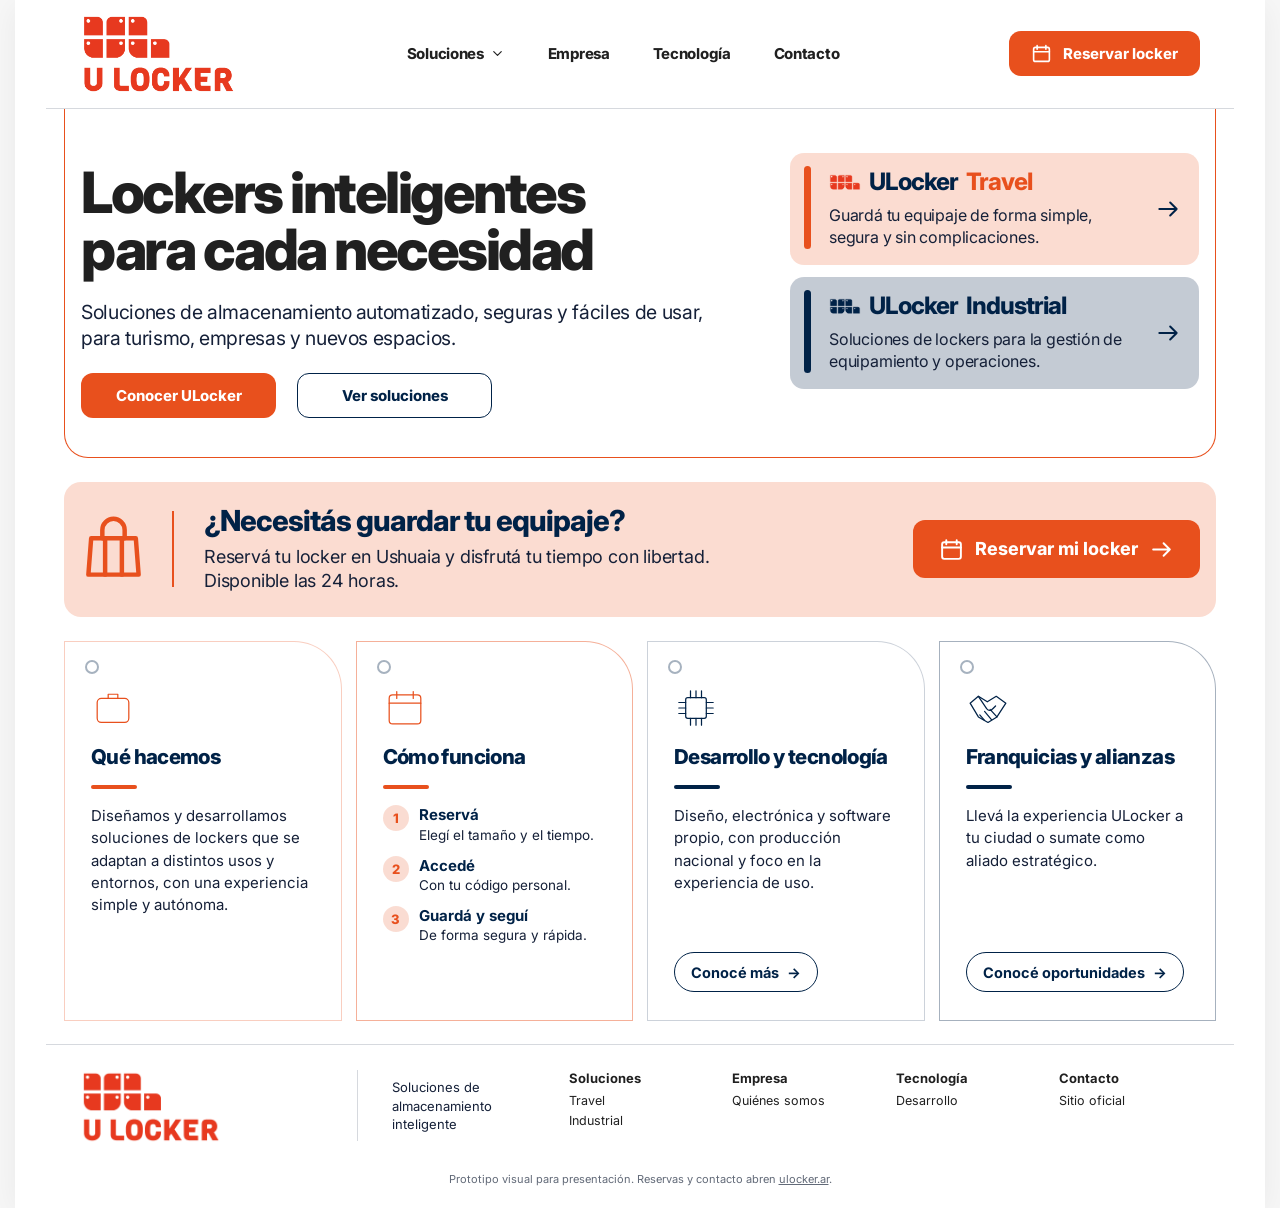
<file: index.html>
<!doctype html>
<html lang="es-AR">
<head>
  <meta charset="utf-8">
  <meta name="viewport" content="width=device-width, initial-scale=1">
  <meta name="theme-color" content="#ffffff">
  <meta name="description" content="ULocker: soluciones inteligentes de almacenamiento para turismo, empresas e industria. Prototipo visual del nuevo portal institucional.">
  <title>ULocker — Lockers inteligentes para cada necesidad</title>

  <!-- Fuentes -->
  <link rel="preconnect" href="https://fonts.googleapis.com">
  <link rel="preconnect" href="https://fonts.gstatic.com" crossorigin>
  <link href="https://fonts.googleapis.com/css2?family=Inter:wght@400;500;600;700;800&display=swap" rel="stylesheet">

  <!-- Estilos principales -->
  <link rel="stylesheet" href="css/styles.css">

  <!-- Script interactivo -->
  <script src="js/main.js" defer></script>
</head>
<body>
  <!-- Sprite SVG de íconos -->
  <svg aria-hidden="true" width="0" height="0" style="position:absolute;overflow:hidden">
    <symbol id="i-calendar" viewBox="0 0 24 24">
      <rect x="3" y="5" width="18" height="16" rx="2"/>
      <path d="M7 3v4M17 3v4M3 10h18"/>
    </symbol>
    <symbol id="i-bag" viewBox="0 0 24 24">
      <path d="M4 8h16l1 13H3L4 8Z"/>
      <path d="M8 8V5a4 4 0 0 1 8 0v3M9 8v13M15 8v13"/>
    </symbol>
    <symbol id="i-lock" viewBox="0 0 24 24">
      <rect x="5" y="10" width="14" height="12" rx="2"/>
      <path d="M8 10V7a4 4 0 0 1 8 0v3"/>
    </symbol>
    <symbol id="i-arrow" viewBox="0 0 24 24">
      <path d="M4 12h16m-6-6 6 6-6 6"/>
    </symbol>
    <symbol id="i-menu" viewBox="0 0 24 24">
      <path d="M4 6h16M4 12h16M4 18h16"/>
    </symbol>
    <symbol id="i-x" viewBox="0 0 24 24">
      <path d="M5 5l14 14M19 5 5 19"/>
    </symbol>
    <symbol id="i-chevron" viewBox="0 0 24 24">
      <path d="m6 9 6 6 6-6"/>
    </symbol>
  </svg>

  <div class="site">
    <!-- Encabezado / Navegación -->
    <header class="header inner">
      <a href="#inicio" class="logo-link" aria-label="ULocker — Volver al inicio">
        <img class="logo" src="img/logo.png" alt="U LOCKER, logotipo oficial" width="157" height="82">
      </a>

      <nav class="nav" aria-label="Navegación principal">
        <details>
          <summary>
            Soluciones
            <svg class="icon" style="width:15px;height:15px"><use href="#i-chevron"/></svg>
          </summary>
          <div class="nav-dropdown">
            <a href="ULocker_Travel.html">Travel · Turismo</a>
            <a href="ULocker_Industrial.html">Industrial · Empresas</a>
          </div>
        </details>
        <a href="#empresa">Empresa</a>
        <a href="#tecnologia">Tecnología</a>
        <a href="#contacto">Contacto</a>
      </nav>

      <a class="button button-orange nav-book" href="https://ulocker.ar" target="_blank" rel="noopener noreferrer" aria-label="Reservar locker en el sitio oficial de ULocker (se abre en nueva pestaña)">
        <svg class="icon"><use href="#i-calendar"/></svg>
        Reservar locker
      </a>

      <button class="menu-toggle" id="menuToggle" type="button" aria-label="Abrir menú" aria-expanded="false" aria-controls="mobileMenu">
        <svg class="icon"><use href="#i-menu"/></svg>
      </button>

      <nav class="mobile-menu" id="mobileMenu" aria-label="Menú móvil">
        <a href="ULocker_Travel.html">Soluciones Travel</a>
        <a href="ULocker_Industrial.html">Soluciones Industrial</a>
        <a href="#empresa">Empresa</a>
        <a href="#tecnologia">Tecnología</a>
        <a href="#contacto">Contacto</a>
        <a class="button button-orange" href="https://ulocker.ar" target="_blank" rel="noopener noreferrer">Reservar locker</a>
      </nav>
    </header>

    <!-- Contenido principal -->
    <main class="inner" id="inicio">
      <!-- Bloque Hero y Soluciones -->
      <div class="top-block" id="soluciones">
        <section class="intro-copy" aria-labelledby="introTitle">
          <h1 id="introTitle">Lockers inteligentes<br>para cada necesidad</h1>
          <p class="lead">Soluciones de almacenamiento automatizado, seguras y fáciles de usar, para turismo, empresas y nuevos espacios.</p>
          <div class="hero-actions">
            <a class="button button-orange" href="#empresa">Conocer ULocker</a>
            <a class="button button-outline" href="#soluciones">Ver soluciones</a>
          </div>
        </section>

        <!-- Tarjetas de Soluciones (Travel e Industrial) -->
        <div class="solution-links" aria-label="Nuestras líneas de soluciones">
          <a id="travel" class="solution-card travel" href="ULocker_Travel.html" aria-label="Conocer ULocker Travel y reservar">
            <span class="solution-bar" aria-hidden="true"></span>
            <div class="solution-card-content">
              <div class="solution-title">
                <img src="img/solution-travel.png" alt="" width="32" height="17">
                ULocker <span class="suffix">Travel</span>
              </div>
              <p>Guardá tu equipaje de forma simple, segura y sin complicaciones.</p>
            </div>
            <svg class="icon solution-arrow" aria-hidden="true"><use href="#i-arrow"/></svg>
          </a>

          <a id="industrial" class="solution-card industrial" href="ULocker_Industrial.html" aria-label="Conocer ULocker Industrial">
            <span class="solution-bar" aria-hidden="true"></span>
            <div class="solution-card-content">
              <div class="solution-title">
                <img src="img/solution-industrial.png" alt="" width="32" height="17">
                ULocker <span class="suffix">Industrial</span>
              </div>
              <p>Soluciones de lockers para la gestión de equipamiento y operaciones.</p>
            </div>
            <svg class="icon solution-arrow" aria-hidden="true"><use href="#i-arrow"/></svg>
          </a>
        </div>
      </div>

      <!-- Bloque de Reserva -->
      <section class="booking" id="reserva" aria-labelledby="bookingTitle">
        <div class="booking-icon" aria-hidden="true">
          <svg class="icon icon-xl"><use href="#i-bag"/></svg>
        </div>
        <div class="booking-body">
          <h2 id="bookingTitle">¿Necesitás guardar tu equipaje?</h2>
          <p>Reservá tu locker en Ushuaia y disfrutá tu tiempo con libertad.<br class="desktop-break"> Disponible las 24 horas.</p>
        </div>
        <a class="button button-orange" href="https://ulocker.ar" target="_blank" rel="noopener noreferrer" aria-label="Reservar mi locker en el sitio oficial de ULocker (se abre en nueva pestaña)">
          <svg class="icon"><use href="#i-calendar"/></svg>
          Reservar mi locker
          <svg class="icon"><use href="#i-arrow"/></svg>
        </a>
      </section>

      <!-- Componente de Tarjetas (Qué hacemos, Cómo funciona, Tecnología, Franquicias) -->
      <section class="ul-cards" aria-label="Conocé ULocker">
        <article class="ul-cards__card ul-cards__card--peach" id="empresa">
          <div class="ul-cards__content">
            <svg class="ul-cards__icon" viewBox="0 0 64 64" aria-hidden="true"><rect x="9" y="18" width="46" height="35" rx="6"/><path d="M25 18v-6h14v6"/></svg>
            <h2 class="ul-cards__title">Qué hacemos</h2>
            <div class="ul-cards__rule" aria-hidden="true"></div>
            <p class="ul-cards__desc">Diseñamos y desarrollamos soluciones de lockers que se adaptan a distintos usos y entornos, con una experiencia simple y autónoma.</p>
          </div>
        </article>

        <article class="ul-cards__card ul-cards__card--orange" id="funcionamiento">
          <div class="ul-cards__content">
            <svg class="ul-cards__icon" viewBox="0 0 64 64" aria-hidden="true"><rect x="9" y="13" width="46" height="42" rx="5"/><path d="M9 25h46M20 8v10M44 8v10"/></svg>
            <h2 class="ul-cards__title">Cómo funciona</h2>
            <div class="ul-cards__rule" aria-hidden="true"></div>
            <ol class="ul-cards__steps">
              <li class="ul-cards__step"><span class="ul-cards__num">1</span><span><strong>Reservá</strong>Elegí el tamaño y el tiempo.</span></li>
              <li class="ul-cards__step"><span class="ul-cards__num">2</span><span><strong>Accedé</strong>Con tu código personal.</span></li>
              <li class="ul-cards__step"><span class="ul-cards__num">3</span><span><strong>Guardá y seguí</strong>De forma segura y rápida.</span></li>
            </ol>
          </div>
        </article>

        <article class="ul-cards__card ul-cards__card--gray" id="tecnologia">
          <div class="ul-cards__content">
            <svg class="ul-cards__icon" viewBox="0 0 64 64" aria-hidden="true"><rect x="17" y="17" width="30" height="30" rx="3"/><path d="M24 7v10M32 7v10M40 7v10M24 47v10M32 47v10M40 47v10M7 24h10M7 32h10M7 40h10M47 24h10M47 32h10M47 40h10"/></svg>
            <h2 class="ul-cards__title">Desarrollo y tecnología</h2>
            <div class="ul-cards__rule" aria-hidden="true"></div>
            <p class="ul-cards__desc">Diseño, electrónica y software propio, con producción nacional y foco en la experiencia de uso.</p>
          </div>
          <a class="ul-cards__link" href="https://ulocker.ar/" target="_blank" rel="noopener noreferrer">Conocé más <span aria-hidden="true">→</span></a>
        </article>

        <article class="ul-cards__card ul-cards__card--blue" id="franquicias">
          <div class="ul-cards__content">
            <svg class="ul-cards__icon" viewBox="0 0 64 64" aria-hidden="true"><path d="m6 25 12-10 13 8 13-8 14 10-13 20-13 8-14-8L6 25Z"/><path d="m18 15 12 18c3 4 7 3 9 0l4-4M20 42l7 8M27 37l10 12M35 34l10 11"/></svg>
            <h2 class="ul-cards__title">Franquicias y alianzas</h2>
            <div class="ul-cards__rule" aria-hidden="true"></div>
            <p class="ul-cards__desc">Llevá la experiencia ULocker a tu ciudad o sumate como aliado estratégico.</p>
          </div>
          <a class="ul-cards__link" href="https://ulocker.ar/" target="_blank" rel="noopener noreferrer">Conocé oportunidades <span aria-hidden="true">→</span></a>
        </article>
      </section>
    </main>

    <!-- Pie de página -->
    <footer class="footer inner" id="contacto">
      <a href="#inicio" aria-label="Volver al inicio ULocker">
        <img class="logo" src="img/logo.png" alt="U LOCKER" width="142" height="73">
      </a>
      <div class="footer-desc">
        Soluciones de<br>almacenamiento inteligente
      </div>
      <div class="footer-col">
        <b>Soluciones</b>
        <a href="ULocker_Travel.html">Travel</a>
        <a href="ULocker_Industrial.html">Industrial</a>
      </div>
      <div class="footer-col">
        <b>Empresa</b>
        <a href="#empresa">Quiénes somos</a>
      </div>
      <div class="footer-col">
        <b>Tecnología</b>
        <a href="#tecnologia">Desarrollo</a>
      </div>
      <div class="footer-col">
        <b>Contacto</b>
        <a href="https://ulocker.ar" target="_blank" rel="noopener noreferrer">Sitio oficial</a>
      </div>
    </footer>

    <p class="footnote">
      Prototipo visual para presentación. Reservas y contacto abren <a href="https://ulocker.ar" target="_blank" rel="noopener noreferrer" style="text-decoration:underline">ulocker.ar</a>.
    </p>
  </div>

  <!-- Botón de Reserva Flotante para Móviles -->
  <div class="mobile-bottom-cta">
    <a class="button button-orange" href="https://ulocker.ar" target="_blank" rel="noopener noreferrer" aria-label="Reservar locker desde el sitio oficial (se abre en nueva pestaña)">
      <svg class="icon"><use href="#i-calendar"/></svg>
      Reservar locker
    </a>
  </div>
</body>
</html>
</file>
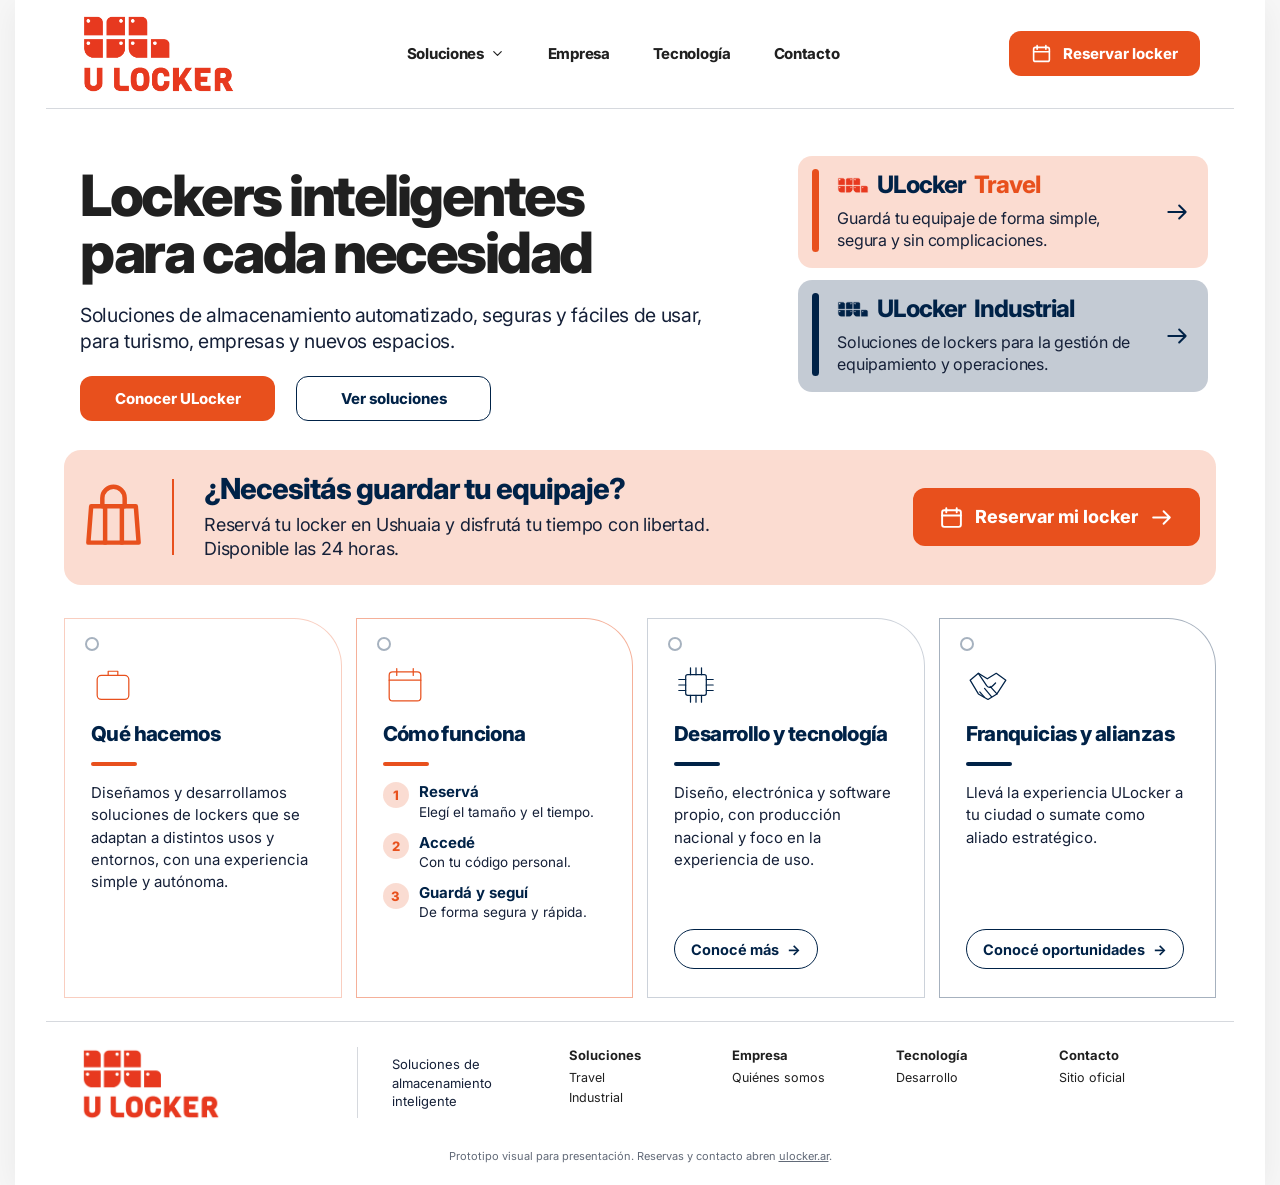
<file: preview/main/index.html>
<!doctype html>
<html lang="es-AR">
<head>
  <meta charset="utf-8">
  <meta name="viewport" content="width=device-width, initial-scale=1">
  <meta name="theme-color" content="#ffffff">
  <meta name="description" content="ULocker: soluciones inteligentes de almacenamiento para turismo, empresas e industria. Prototipo visual del nuevo portal institucional.">
  <title>ULocker — Lockers inteligentes para cada necesidad</title>

  <!-- Fuentes -->
  <link rel="preconnect" href="https://fonts.googleapis.com">
  <link rel="preconnect" href="https://fonts.gstatic.com" crossorigin>
  <link href="https://fonts.googleapis.com/css2?family=Inter:wght@400;500;600;700;800&display=swap" rel="stylesheet">

  <!-- Estilos principales -->
  <link rel="stylesheet" href="css/styles.css">

  <!-- Script interactivo -->
  <script src="js/main.js" defer></script>
</head>
<body>
  <!-- Sprite SVG de íconos -->
  <svg aria-hidden="true" width="0" height="0" style="position:absolute;overflow:hidden">
    <symbol id="i-calendar" viewBox="0 0 24 24">
      <rect x="3" y="5" width="18" height="16" rx="2"/>
      <path d="M7 3v4M17 3v4M3 10h18"/>
    </symbol>
    <symbol id="i-bag" viewBox="0 0 24 24">
      <path d="M4 8h16l1 13H3L4 8Z"/>
      <path d="M8 8V5a4 4 0 0 1 8 0v3M9 8v13M15 8v13"/>
    </symbol>
    <symbol id="i-lock" viewBox="0 0 24 24">
      <rect x="5" y="10" width="14" height="12" rx="2"/>
      <path d="M8 10V7a4 4 0 0 1 8 0v3"/>
    </symbol>
    <symbol id="i-arrow" viewBox="0 0 24 24">
      <path d="M4 12h16m-6-6 6 6-6 6"/>
    </symbol>
    <symbol id="i-menu" viewBox="0 0 24 24">
      <path d="M4 6h16M4 12h16M4 18h16"/>
    </symbol>
    <symbol id="i-x" viewBox="0 0 24 24">
      <path d="M5 5l14 14M19 5 5 19"/>
    </symbol>
    <symbol id="i-chevron" viewBox="0 0 24 24">
      <path d="m6 9 6 6 6-6"/>
    </symbol>
  </svg>

  <div class="site">
    <!-- Encabezado / Navegación -->
    <header class="header inner">
      <a href="#inicio" class="logo-link" aria-label="ULocker — Volver al inicio">
        <img class="logo" src="img/logo.png" alt="U LOCKER, logotipo oficial" width="157" height="82">
      </a>

      <nav class="nav" aria-label="Navegación principal">
        <details>
          <summary>
            Soluciones
            <svg class="icon" style="width:15px;height:15px"><use href="#i-chevron"/></svg>
          </summary>
          <div class="nav-dropdown">
            <a href="ULocker_Travel.html">Travel · Turismo</a>
            <a href="ULocker_Industrial.html">Industrial · Empresas</a>
          </div>
        </details>
        <a href="#empresa">Empresa</a>
        <a href="#tecnologia">Tecnología</a>
        <a href="#contacto">Contacto</a>
      </nav>

      <a class="button button-orange nav-book" href="https://ulocker.ar" target="_blank" rel="noopener noreferrer" aria-label="Reservar locker en el sitio oficial de ULocker (se abre en nueva pestaña)">
        <svg class="icon"><use href="#i-calendar"/></svg>
        Reservar locker
      </a>

      <button class="menu-toggle" id="menuToggle" type="button" aria-label="Abrir menú" aria-expanded="false" aria-controls="mobileMenu">
        <svg class="icon"><use href="#i-menu"/></svg>
      </button>

      <nav class="mobile-menu" id="mobileMenu" aria-label="Menú móvil">
        <a href="ULocker_Travel.html">Soluciones Travel</a>
        <a href="ULocker_Industrial.html">Soluciones Industrial</a>
        <a href="#empresa">Empresa</a>
        <a href="#tecnologia">Tecnología</a>
        <a href="#contacto">Contacto</a>
        <a class="button button-orange" href="https://ulocker.ar" target="_blank" rel="noopener noreferrer">Reservar locker</a>
      </nav>
    </header>

    <!-- Contenido principal -->
    <main class="inner" id="inicio">
      <!-- Bloque Hero y Soluciones -->
      <div class="top-block" id="soluciones">
        <section class="intro-copy" aria-labelledby="introTitle">
          <h1 id="introTitle">Lockers inteligentes<br>para cada necesidad</h1>
          <p class="lead">Soluciones de almacenamiento automatizado, seguras y fáciles de usar, para turismo, empresas y nuevos espacios.</p>
          <div class="hero-actions">
            <a class="button button-orange" href="#empresa">Conocer ULocker</a>
            <a class="button button-outline" href="#soluciones">Ver soluciones</a>
          </div>
        </section>

        <!-- Tarjetas de Soluciones (Travel e Industrial) -->
        <div class="solution-links" aria-label="Nuestras líneas de soluciones">
          <a id="travel" class="solution-card travel" href="ULocker_Travel.html" aria-label="Conocer ULocker Travel y reservar">
            <span class="solution-bar" aria-hidden="true"></span>
            <div class="solution-card-content">
              <div class="solution-title">
                <img src="img/solution-travel.png" alt="" width="32" height="17">
                ULocker <span class="suffix">Travel</span>
              </div>
              <p>Guardá tu equipaje de forma simple, segura y sin complicaciones.</p>
            </div>
            <svg class="icon solution-arrow" aria-hidden="true"><use href="#i-arrow"/></svg>
          </a>

          <a id="industrial" class="solution-card industrial" href="ULocker_Industrial.html" aria-label="Conocer ULocker Industrial">
            <span class="solution-bar" aria-hidden="true"></span>
            <div class="solution-card-content">
              <div class="solution-title">
                <img src="img/solution-industrial.png" alt="" width="32" height="17">
                ULocker <span class="suffix">Industrial</span>
              </div>
              <p>Soluciones de lockers para la gestión de equipamiento y operaciones.</p>
            </div>
            <svg class="icon solution-arrow" aria-hidden="true"><use href="#i-arrow"/></svg>
          </a>
        </div>

        <!-- Bloque de Reserva -->
        <section class="booking" id="reserva" aria-labelledby="bookingTitle">
          <div class="booking-icon" aria-hidden="true">
            <svg class="icon icon-xl"><use href="#i-bag"/></svg>
          </div>
          <div class="booking-body">
            <h2 id="bookingTitle">¿Necesitás guardar tu equipaje?</h2>
            <p>Reservá tu locker en Ushuaia y disfrutá tu tiempo con libertad.<br class="desktop-break"> Disponible las 24 horas.</p>
          </div>
          <a class="button button-orange" href="https://ulocker.ar" target="_blank" rel="noopener noreferrer" aria-label="Reservar mi locker en el sitio oficial de ULocker (se abre en nueva pestaña)">
            <svg class="icon"><use href="#i-calendar"/></svg>
            Reservar mi locker
            <svg class="icon"><use href="#i-arrow"/></svg>
          </a>
        </section>
      </div>

      <!-- Componente de Tarjetas (Qué hacemos, Cómo funciona, Tecnología, Franquicias) -->
      <section class="ul-cards" aria-label="Conocé ULocker">
        <article class="ul-cards__card ul-cards__card--peach" id="empresa">
          <div class="ul-cards__content">
            <svg class="ul-cards__icon" viewBox="0 0 64 64" aria-hidden="true"><rect x="9" y="18" width="46" height="35" rx="6"/><path d="M25 18v-6h14v6"/></svg>
            <h2 class="ul-cards__title">Qué hacemos</h2>
            <div class="ul-cards__rule" aria-hidden="true"></div>
            <p class="ul-cards__desc">Diseñamos y desarrollamos soluciones de lockers que se adaptan a distintos usos y entornos, con una experiencia simple y autónoma.</p>
          </div>
        </article>

        <article class="ul-cards__card ul-cards__card--orange" id="funcionamiento">
          <div class="ul-cards__content">
            <svg class="ul-cards__icon" viewBox="0 0 64 64" aria-hidden="true"><rect x="9" y="13" width="46" height="42" rx="5"/><path d="M9 25h46M20 8v10M44 8v10"/></svg>
            <h2 class="ul-cards__title">Cómo funciona</h2>
            <div class="ul-cards__rule" aria-hidden="true"></div>
            <ol class="ul-cards__steps">
              <li class="ul-cards__step"><span class="ul-cards__num">1</span><span><strong>Reservá</strong>Elegí el tamaño y el tiempo.</span></li>
              <li class="ul-cards__step"><span class="ul-cards__num">2</span><span><strong>Accedé</strong>Con tu código personal.</span></li>
              <li class="ul-cards__step"><span class="ul-cards__num">3</span><span><strong>Guardá y seguí</strong>De forma segura y rápida.</span></li>
            </ol>
          </div>
        </article>

        <article class="ul-cards__card ul-cards__card--gray" id="tecnologia">
          <div class="ul-cards__content">
            <svg class="ul-cards__icon" viewBox="0 0 64 64" aria-hidden="true"><rect x="17" y="17" width="30" height="30" rx="3"/><path d="M24 7v10M32 7v10M40 7v10M24 47v10M32 47v10M40 47v10M7 24h10M7 32h10M7 40h10M47 24h10M47 32h10M47 40h10"/></svg>
            <h2 class="ul-cards__title">Desarrollo y tecnología</h2>
            <div class="ul-cards__rule" aria-hidden="true"></div>
            <p class="ul-cards__desc">Diseño, electrónica y software propio, con producción nacional y foco en la experiencia de uso.</p>
          </div>
          <a class="ul-cards__link" href="https://ulocker.ar/" target="_blank" rel="noopener noreferrer">Conocé más <span aria-hidden="true">→</span></a>
        </article>

        <article class="ul-cards__card ul-cards__card--blue" id="franquicias">
          <div class="ul-cards__content">
            <svg class="ul-cards__icon" viewBox="0 0 64 64" aria-hidden="true"><path d="m6 25 12-10 13 8 13-8 14 10-13 20-13 8-14-8L6 25Z"/><path d="m18 15 12 18c3 4 7 3 9 0l4-4M20 42l7 8M27 37l10 12M35 34l10 11"/></svg>
            <h2 class="ul-cards__title">Franquicias y alianzas</h2>
            <div class="ul-cards__rule" aria-hidden="true"></div>
            <p class="ul-cards__desc">Llevá la experiencia ULocker a tu ciudad o sumate como aliado estratégico.</p>
          </div>
          <a class="ul-cards__link" href="https://ulocker.ar/" target="_blank" rel="noopener noreferrer">Conocé oportunidades <span aria-hidden="true">→</span></a>
        </article>
      </section>
    </main>

    <!-- Pie de página -->
    <footer class="footer inner" id="contacto">
      <a href="#inicio" aria-label="Volver al inicio ULocker">
        <img class="logo" src="img/logo.png" alt="U LOCKER" width="142" height="73">
      </a>
      <div class="footer-desc">
        Soluciones de<br>almacenamiento inteligente
      </div>
      <div class="footer-col">
        <b>Soluciones</b>
        <a href="ULocker_Travel.html">Travel</a>
        <a href="ULocker_Industrial.html">Industrial</a>
      </div>
      <div class="footer-col">
        <b>Empresa</b>
        <a href="#empresa">Quiénes somos</a>
      </div>
      <div class="footer-col">
        <b>Tecnología</b>
        <a href="#tecnologia">Desarrollo</a>
      </div>
      <div class="footer-col">
        <b>Contacto</b>
        <a href="https://ulocker.ar" target="_blank" rel="noopener noreferrer">Sitio oficial</a>
      </div>
    </footer>

    <p class="footnote">
      Prototipo visual para presentación. Reservas y contacto abren <a href="https://ulocker.ar" target="_blank" rel="noopener noreferrer" style="text-decoration:underline">ulocker.ar</a>.
    </p>
  </div>

  <!-- Botón de Reserva Flotante para Móviles -->
  <div class="mobile-bottom-cta">
    <a class="button button-orange" href="https://ulocker.ar" target="_blank" rel="noopener noreferrer" aria-label="Reservar locker desde el sitio oficial (se abre en nueva pestaña)">
      <svg class="icon"><use href="#i-calendar"/></svg>
      Reservar locker
    </a>
  </div>
</body>
</html>
</file>
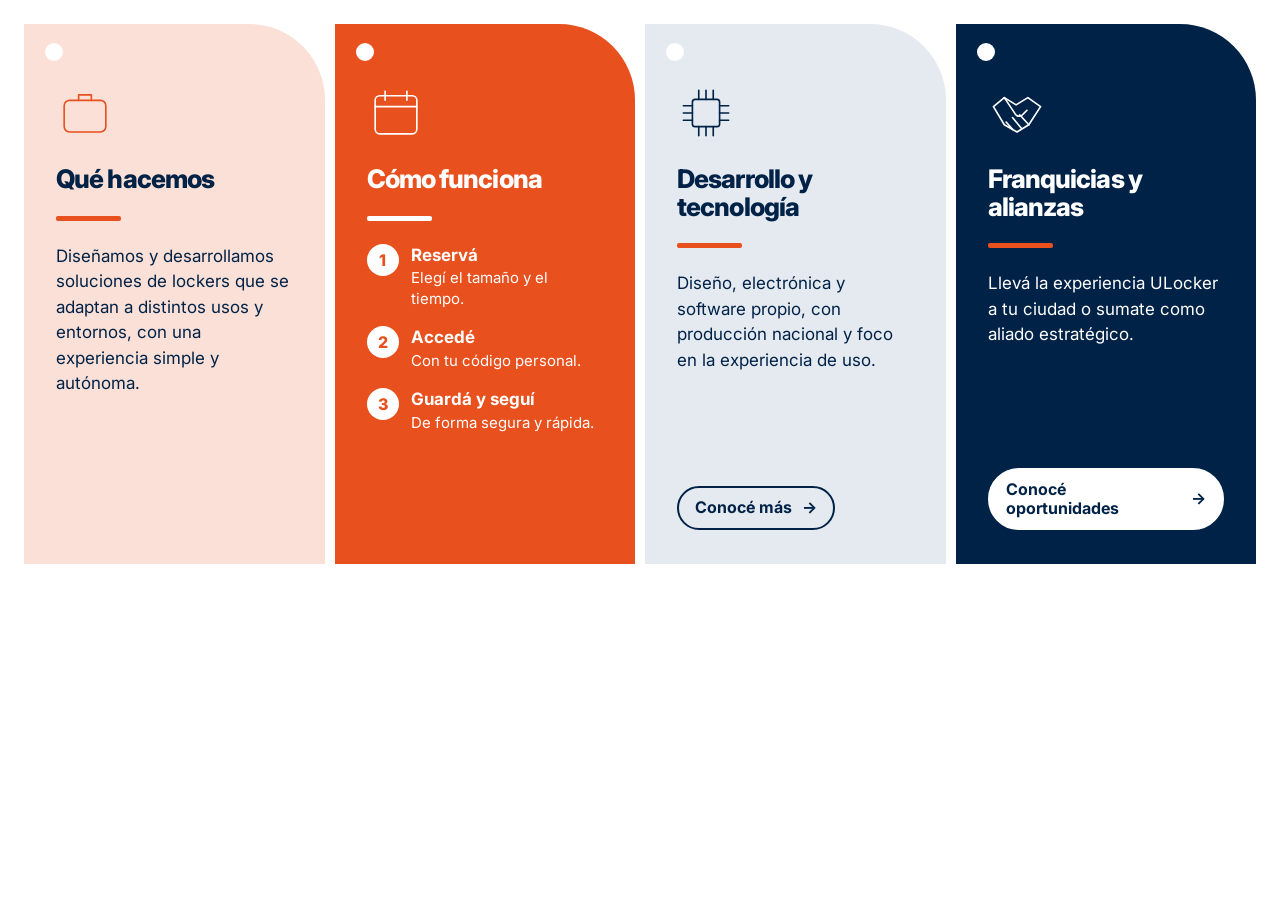
<file: ulocker-tarjetas.html>
<!doctype html>
<html lang="es-AR">
<head>
<meta charset="utf-8">
<meta name="viewport" content="width=device-width,initial-scale=1">
<title>ULocker — Tarjetas</title>
<link rel="preconnect" href="https://fonts.googleapis.com">
<link rel="preconnect" href="https://fonts.gstatic.com" crossorigin>
<link href="https://fonts.googleapis.com/css2?family=Inter:wght@400;500;600;700;800&display=swap" rel="stylesheet">
<style>
/* Componente autónomo: estilos limitados a .ul-cards */
.ul-cards{--orange:#E8501D;--blue:#002247;--black:#202020;box-sizing:border-box;display:grid;grid-template-columns:repeat(4,minmax(0,1fr));gap:10px;width:100%;font-family:Inter,ui-sans-serif,-apple-system,BlinkMacSystemFont,"Segoe UI",Arial,sans-serif}
.ul-cards *{box-sizing:border-box}
.ul-cards__card{position:relative;min-width:0;min-height:540px;padding:42px 32px 34px;display:flex;flex-direction:column;border-radius:0 76px 0 0;background:#FBE0D7;color:var(--blue)}
.ul-cards__card::before{content:"";position:absolute;top:19px;left:21px;width:18px;height:18px;border-radius:50%;background:#fff}
.ul-cards__card--orange{background:var(--orange);color:#fff}
.ul-cards__card--gray{background:#E5EAF1}
.ul-cards__card--blue{background:var(--blue);color:#fff}
.ul-cards__content{display:flex;flex-direction:column;gap:23px;flex:1;padding-top:18px}
.ul-cards__icon{width:58px;height:58px;stroke:currentColor;stroke-width:1.8;fill:none;stroke-linecap:round;stroke-linejoin:round}
.ul-cards__card--peach .ul-cards__icon{color:var(--orange)}
.ul-cards__card--gray .ul-cards__icon{color:var(--blue)}
.ul-cards__title{font-size:clamp(23px,2vw,34px);line-height:1.08;letter-spacing:-.035em;margin:0;font-weight:800}
.ul-cards__rule{width:65px;height:5px;background:var(--orange);border-radius:2px}
.ul-cards__card--orange .ul-cards__rule{background:#fff}
.ul-cards__desc{font-size:17px;line-height:1.5;margin:0;color:inherit}
.ul-cards__steps{display:grid;gap:17px;margin:0;padding:0;list-style:none}
.ul-cards__step{display:flex;gap:12px;align-items:flex-start}
.ul-cards__num{flex:none;width:32px;height:32px;display:grid;place-items:center;border-radius:50%;background:#fff;color:var(--orange);font-weight:800}
.ul-cards__step strong{display:block;font-size:17px}
.ul-cards__step span:last-child{font-size:15px;line-height:1.4}
.ul-cards__link{align-self:flex-start;display:inline-flex;align-items:center;justify-content:center;gap:10px;min-height:44px;margin-top:32px;padding:10px 16px;border:2px solid currentColor;border-radius:999px;color:inherit;text-decoration:none;font-size:16px;font-weight:700;line-height:1.2;transition:background-color .2s,color .2s}
.ul-cards__link:hover,.ul-cards__link:focus-visible{background:var(--blue);border-color:var(--blue);color:#fff}
.ul-cards__card--blue .ul-cards__link{background:#fff;color:var(--blue);border-color:#fff}
.ul-cards__card--orange .ul-cards__link:hover,.ul-cards__card--orange .ul-cards__link:focus-visible{background:#fff;color:var(--orange);border-color:#fff}
.ul-cards__card--blue .ul-cards__link:hover,.ul-cards__card--blue .ul-cards__link:focus-visible{background:#e6eaf0}
@media(max-width:1050px){.ul-cards{grid-template-columns:repeat(2,minmax(0,1fr))}.ul-cards__card{min-height:480px}}
@media(max-width:600px){.ul-cards{grid-template-columns:1fr}.ul-cards__card{min-height:390px;padding:38px 26px 28px;border-top-right-radius:64px}.ul-cards__title{font-size:29px}.ul-cards__content{gap:18px}}
</style>
</head>
<body style="margin:0;padding:24px;background:#fff">
<!-- Para insertar en un sitio existente, copiar el bloque <style> y el <section> siguiente. -->
<section class="ul-cards" aria-label="Conocé ULocker">
  <article class="ul-cards__card ul-cards__card--peach">
    <div class="ul-cards__content">
      <svg class="ul-cards__icon" viewBox="0 0 64 64" aria-hidden="true"><rect x="9" y="18" width="46" height="35" rx="6"/><path d="M25 18v-6h14v6"/></svg>
      <h2 class="ul-cards__title">Qué hacemos</h2>
      <div class="ul-cards__rule" aria-hidden="true"></div>
      <p class="ul-cards__desc">Diseñamos y desarrollamos soluciones de lockers que se adaptan a distintos usos y entornos, con una experiencia simple y autónoma.</p>
    </div>
    <!-- Agregar enlace cuando exista una página de destino. -->
  </article>
  <article class="ul-cards__card ul-cards__card--orange">
    <div class="ul-cards__content">
      <svg class="ul-cards__icon" viewBox="0 0 64 64" aria-hidden="true"><rect x="9" y="13" width="46" height="42" rx="5"/><path d="M9 25h46M20 8v10M44 8v10"/></svg>
      <h2 class="ul-cards__title">Cómo funciona</h2>
      <div class="ul-cards__rule" aria-hidden="true"></div>
      <ol class="ul-cards__steps">
        <li class="ul-cards__step"><span class="ul-cards__num">1</span><span><strong>Reservá</strong>Elegí el tamaño y el tiempo.</span></li>
        <li class="ul-cards__step"><span class="ul-cards__num">2</span><span><strong>Accedé</strong>Con tu código personal.</span></li>
        <li class="ul-cards__step"><span class="ul-cards__num">3</span><span><strong>Guardá y seguí</strong>De forma segura y rápida.</span></li>
      </ol>
    </div>
  </article>
  <article class="ul-cards__card ul-cards__card--gray">
    <div class="ul-cards__content">
      <svg class="ul-cards__icon" viewBox="0 0 64 64" aria-hidden="true"><rect x="17" y="17" width="30" height="30" rx="3"/><path d="M24 7v10M32 7v10M40 7v10M24 47v10M32 47v10M40 47v10M7 24h10M7 32h10M7 40h10M47 24h10M47 32h10M47 40h10"/></svg>
      <h2 class="ul-cards__title">Desarrollo y tecnología</h2>
      <div class="ul-cards__rule" aria-hidden="true"></div>
      <p class="ul-cards__desc">Diseño, electrónica y software propio, con producción nacional y foco en la experiencia de uso.</p>
    </div>
    <!-- Reemplazar href con la URL definitiva -->
    <a class="ul-cards__link" href="https://ulocker.ar/">Conocé más <span aria-hidden="true">→</span></a>
  </article>
  <article class="ul-cards__card ul-cards__card--blue">
    <div class="ul-cards__content">
      <svg class="ul-cards__icon" viewBox="0 0 64 64" aria-hidden="true"><path d="m6 25 12-10 13 8 13-8 14 10-13 20-13 8-14-8L6 25Z"/><path d="m18 15 12 18c3 4 7 3 9 0l4-4M20 42l7 8M27 37l10 12M35 34l10 11"/></svg>
      <h2 class="ul-cards__title">Franquicias y alianzas</h2>
      <div class="ul-cards__rule" aria-hidden="true"></div>
      <p class="ul-cards__desc">Llevá la experiencia ULocker a tu ciudad o sumate como aliado estratégico.</p>
    </div>
    <!-- Reemplazar href con la URL definitiva -->
    <a class="ul-cards__link" href="https://ulocker.ar/">Conocé oportunidades <span aria-hidden="true">→</span></a>
  </article>
</section>
</body>
</html>
</file>
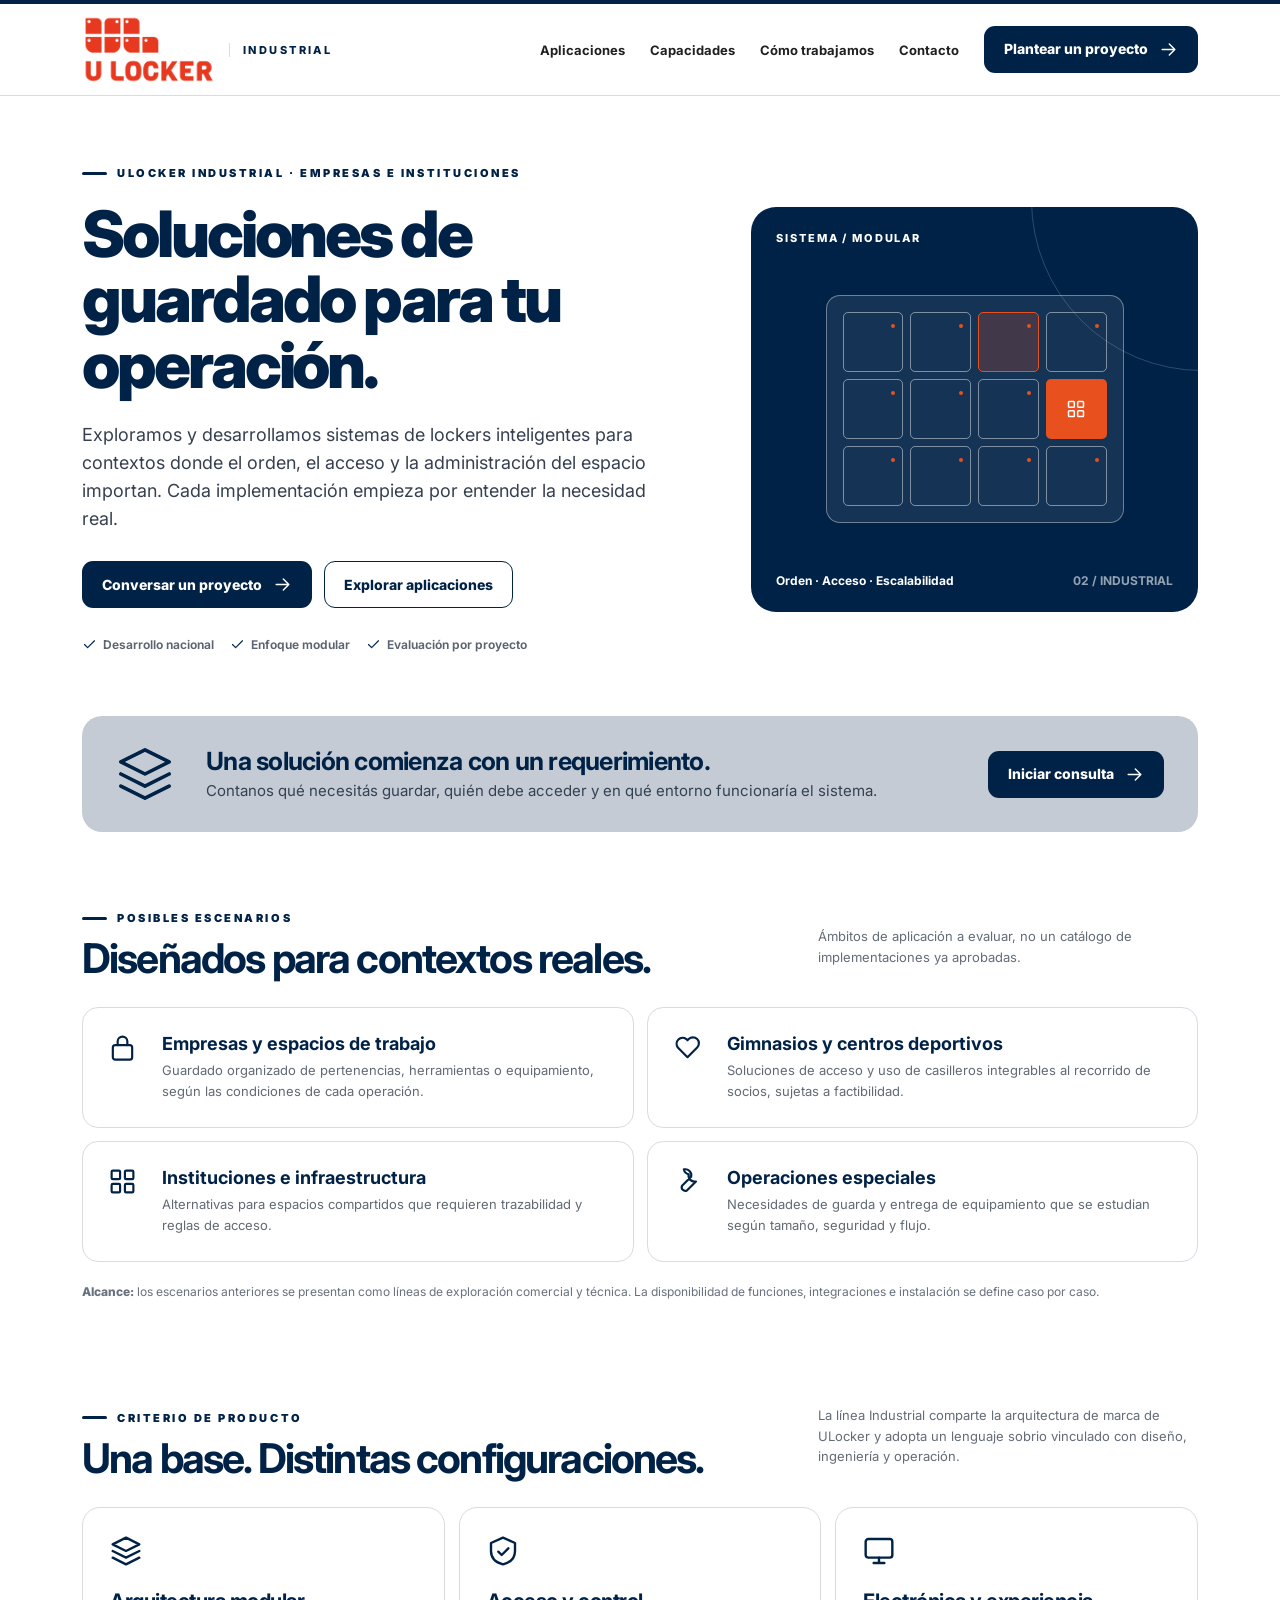
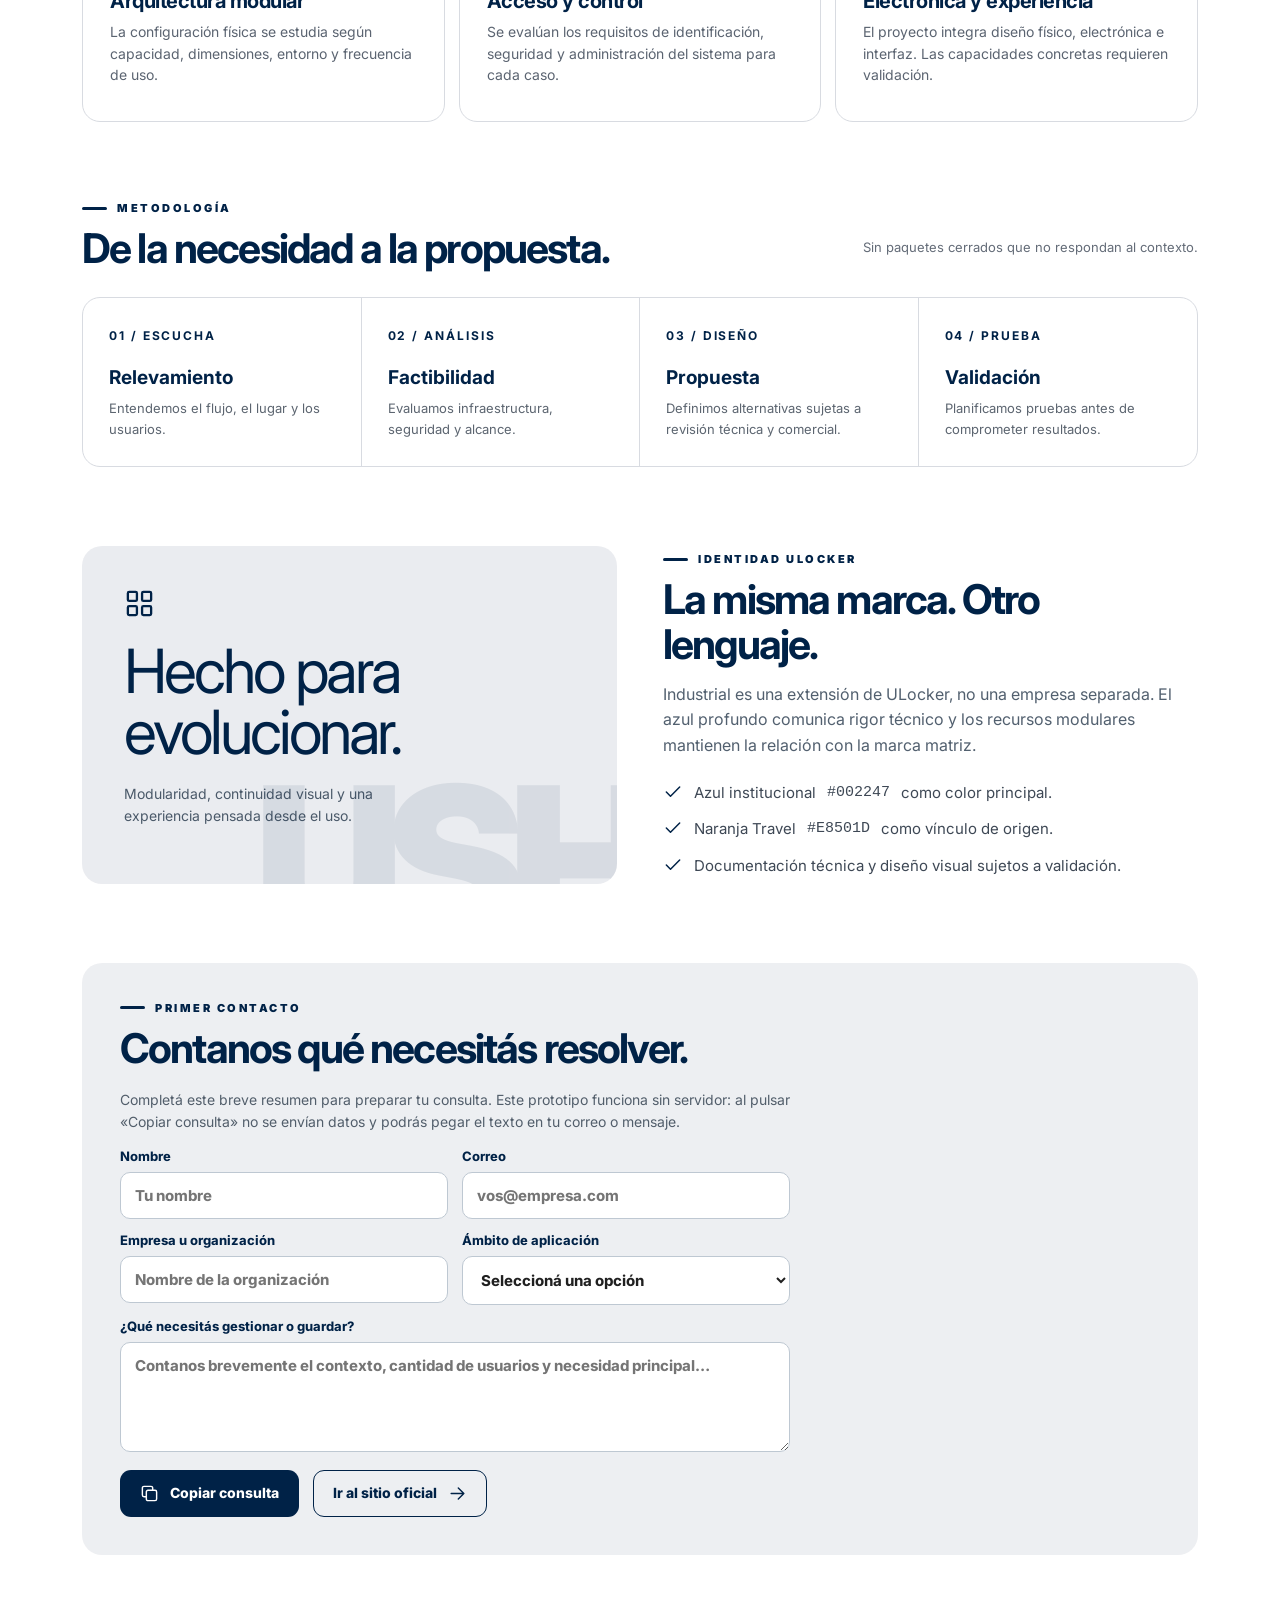
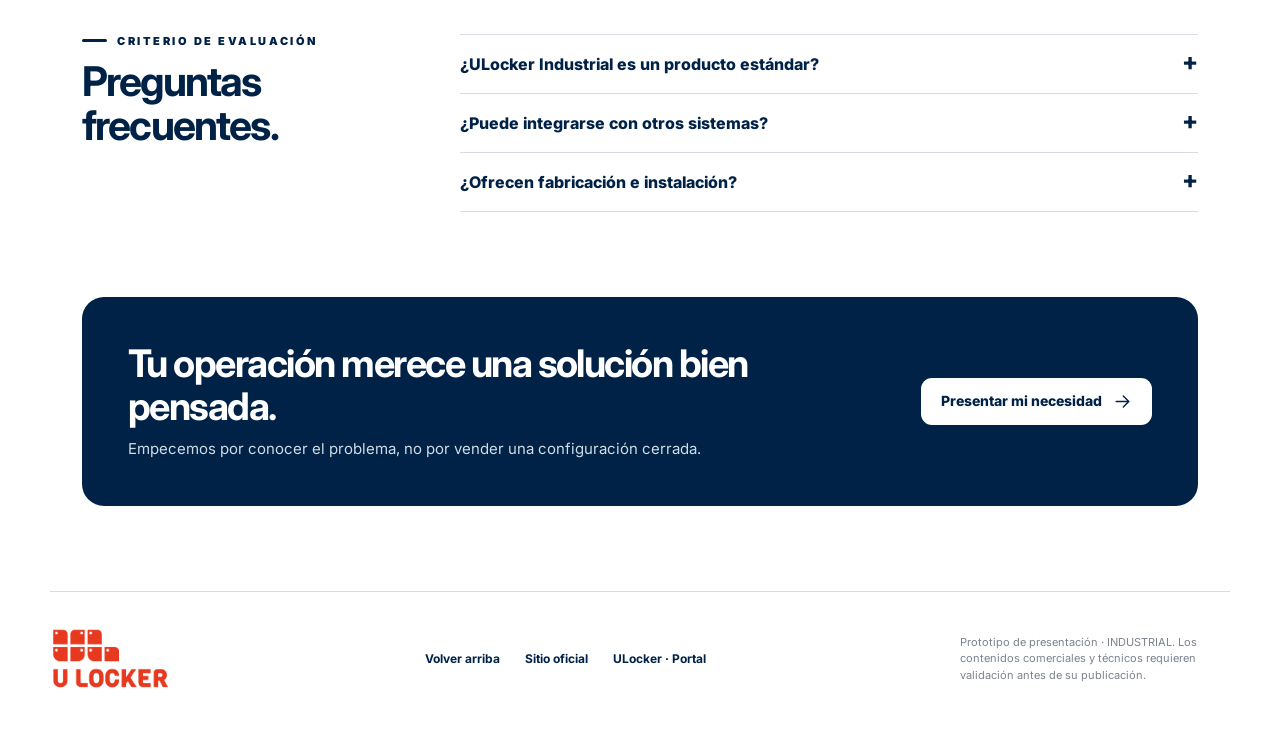
<file: ULocker_Industrial.html>
<!doctype html>
<html lang="es-AR">
  <head>
    <meta charset="UTF-8">
    <meta name="viewport" content="width=device-width, initial-scale=1">
    <meta name="theme-color" content="#002247">
    <meta name="description" content="ULocker Industrial — Soluciones modulares de guardado para empresas e instituciones.">
    <title>ULocker Industrial — Soluciones de guardado para operaciones</title>

    <!-- Fuentes -->
    <link rel="preconnect" href="https://fonts.googleapis.com">
    <link rel="preconnect" href="https://fonts.gstatic.com" crossorigin>
    <link href="https://fonts.googleapis.com/css2?family=Inter:wght@400;500;600;700;800;900&display=swap" rel="stylesheet">
    <!-- Estilos compartidos -->
    <link rel="stylesheet" href="css/solutions.css">
    <!-- Script interactivo -->
    <script src="js/solutions.js" defer></script>
  </head>
  <body class="industrial">
    <div class="topline">
    </div>
    <svg aria-hidden="true" style="position:absolute;width:0;height:0;overflow:hidden" xmlns="http://www.w3.org/2000/svg">
      <defs>
        <symbol id="i-arrow" viewBox="0 0 24 24">
          <path d="M4 12h16m-7-7 7 7-7 7"/>
        </symbol>
        <symbol id="i-bag" viewBox="0 0 24 24">
          <rect x="4" y="7" width="16" height="14" rx="1.5"/>
          <path d="M9 7V5a3 3 0 0 1 6 0v2M8 7v14m8-14v14"/>
        </symbol>
        <symbol id="i-calendar" viewBox="0 0 24 24">
          <rect x="3" y="5" width="18" height="16" rx="2"/>
          <path d="M7 3v4m10-4v4M3 10h18"/>
        </symbol>
        <symbol id="i-shield" viewBox="0 0 24 24">
          <path d="m12 2 9 4v6c0 5.5-3.7 8.7-9 10-5.3-1.3-9-4.5-9-10V6l9-4Z"/>
          <path d="m8.5 12.5 2.5 2.5 5-5"/>
        </symbol>
        <symbol id="i-clock" viewBox="0 0 24 24">
          <circle cx="12" cy="12" r="9"/>
          <path d="M12 7v5l3.5 2"/>
        </symbol>
        <symbol id="i-lock" viewBox="0 0 24 24">
          <rect x="4" y="10" width="16" height="12" rx="2"/>
          <path d="M8 10V7a4 4 0 0 1 8 0v3"/>
        </symbol>
        <symbol id="i-location" viewBox="0 0 24 24">
          <path d="M20 10c0 6-8 12-8 12S4 16 4 10a8 8 0 1 1 16 0Z"/>
          <circle cx="12" cy="10" r="2.5"/>
        </symbol>
        <symbol id="i-check" viewBox="0 0 24 24">
          <path d="m4 12 5 5L20 6"/>
        </symbol>
        <symbol id="i-layers" viewBox="0 0 24 24">
          <path d="m12 2 10 5-10 5L2 7l10-5ZM2 12l10 5 10-5M2 17l10 5 10-5"/>
        </symbol>
        <symbol id="i-tools" viewBox="0 0 24 24">
          <path d="M13 6a5 5 0 0 0 6 6l-7.5 7.5a3 3 0 0 1-4-4L15 8a5 5 0 0 0-6-6 5 5 0 0 0 4 4Z"/>
        </symbol>
        <symbol id="i-grid" viewBox="0 0 24 24">
          <rect x="3" y="3" width="7" height="7" rx="1"/><rect x="14" y="3" width="7" height="7" rx="1"/><rect x="3" y="14" width="7" height="7" rx="1"/><rect x="14" y="14" width="7" height="7" rx="1"/>
        </symbol>
        <symbol id="i-mail" viewBox="0 0 24 24">
          <rect x="2" y="4" width="20" height="16" rx="2"/>
          <path d="m3 6 9 7 9-7"/>
        </symbol>
        <symbol id="i-copy" viewBox="0 0 24 24">
          <rect x="8" y="8" width="13" height="13" rx="2"/>
          <path d="M16 8V5a2 2 0 0 0-2-2H5a2 2 0 0 0-2 2v9a2 2 0 0 0 2 2h3"/>
        </symbol>
        <symbol id="i-menu" viewBox="0 0 24 24">
          <path d="M4 7h16M4 12h16M4 17h16"/>
        </symbol>
        <symbol id="i-close" viewBox="0 0 24 24">
          <path d="M5 5 19 19M19 5 5 19"/>
        </symbol>
        <symbol id="i-monitor" viewBox="0 0 24 24">
          <rect x="2" y="3" width="20" height="14" rx="2"/>
          <path d="M8 21h8m-4-4v4"/>
        </symbol>
        <symbol id="i-scan" viewBox="0 0 24 24">
          <path d="M4 9V5a1 1 0 0 1 1-1h4m6 0h4a1 1 0 0 1 1 1v4M4 15v4a1 1 0 0 0 1 1h4m6 0h4a1 1 0 0 0 1-1v-4M7 12h10"/>
        </symbol>
        <symbol id="i-heart" viewBox="0 0 24 24">
          <path d="M20 5a5 5 0 0 0-7 0l-1 1-1-1a5 5 0 0 0-7 7l8 8 8-8a5 5 0 0 0 0-7Z"/>
        </symbol>
      </defs>
    </svg>
    <header class="header">
      <div class="shell navrow">
        <a class="brand" href="index.html" aria-label="ULocker — Volver al inicio"><img src="img/logo.png" alt="U LOCKER — marca oficial de siete módulos"><span class="branch">INDUSTRIAL</span></a>
        <nav class="navlinks" aria-label="Navegación principal">
          <a href="#aplicaciones">Aplicaciones</a><a href="#capacidades">Capacidades</a><a href="#proceso">Cómo trabajamos</a><a href="#contacto">Contacto</a><a class="btn" href="#contacto">Plantear un proyecto
          <svg class="ico " aria-hidden="true">
            <use href="#i-arrow"></use>
          </svg>
        </a>
      </nav>
      <button class="menu-button" type="button" data-menu-button aria-label="Abrir menú" aria-controls="menuMovil" aria-expanded="false">
        <svg class="ico " aria-hidden="true">
          <use href="#i-menu"></use>
        </svg>
      </button>
    </div>
    <nav class="mobile-nav shell" data-mobile-nav id="menuMovil" aria-label="Navegación móvil">
      <a href="#aplicaciones">Aplicaciones</a><a href="#capacidades">Capacidades</a><a href="#proceso">Cómo trabajamos</a><a href="#contacto">Contacto</a><a class="btn" href="#contacto">Plantear un proyecto
      <svg class="ico " aria-hidden="true">
        <use href="#i-arrow"></use>
      </svg>
    </a>
  </nav>
</header>
<main id="inicio">
  <div class="shell">
    <section class="intro" aria-labelledby="titulo">
      <div>
        <div class="eyebrow">
          ULOCKER Industrial · Empresas e instituciones
        </div>
        <h1 id="titulo">
          Soluciones de guardado para <em>tu operación.</em>
        </h1>
        <p class="lead">
          Exploramos y desarrollamos sistemas de lockers inteligentes para contextos donde el orden, el acceso y la administración del espacio importan. Cada implementación empieza por entender la necesidad real.
        </p>
        <div class="actions">
          <a class="btn" href="#contacto">Conversar un proyecto
            <svg class="ico " aria-hidden="true">
              <use href="#i-arrow"></use>
            </svg>
          </a><a class="btn ghost" href="#aplicaciones">Explorar aplicaciones</a>
        </div>
        <div class="supportline">
          <span>
            <svg class="ico " aria-hidden="true">
              <use href="#i-check"></use>
            </svg>
            Desarrollo nacional</span><span>
            <svg class="ico " aria-hidden="true">
              <use href="#i-check"></use>
            </svg>
            Enfoque modular</span><span>
            <svg class="ico " aria-hidden="true">
              <use href="#i-check"></use>
            </svg>
            Evaluación por proyecto</span>
          </div>
        </div>
        <div class="visual">
          <div class="visual-label">
            SISTEMA / MODULAR
          </div>
          <div class="locker-illustration" aria-label="Diagrama conceptual de módulos de lockers">
            <div class="door">
            </div>
            <div class="door">
            </div>
            <div class="door featured">
            </div>
            <div class="door">
            </div>
            <div class="door">
            </div>
            <div class="door">
            </div>
            <div class="door">
            </div>
            <div class="screen">
              <svg class="ico " aria-hidden="true">
                <use href="#i-grid"></use>
              </svg>
            </div>
            <div class="door">
            </div>
            <div class="door">
            </div>
            <div class="door">
            </div>
            <div class="door">
            </div>
          </div>
          <div class="visual-bottom">
            <span>Orden · Acceso · Escalabilidad</span><span>02 / INDUSTRIAL</span>
          </div>
        </div>
      </section>
      <section class="slim-band">
        <svg class="ico band-icon" aria-hidden="true">
          <use href="#i-layers"></use>
        </svg>
        <div>
          <h2>
            Una solución comienza con un requerimiento.
          </h2>
          <p>
            Contanos qué necesitás guardar, quién debe acceder y en qué entorno funcionaría el sistema.
          </p>
        </div>
        <a class="btn" href="#contacto">Iniciar consulta
          <svg class="ico " aria-hidden="true">
            <use href="#i-arrow"></use>
          </svg>
        </a>
      </section>
      <section class="section" id="aplicaciones">
        <div class="sectionhead">
          <div>
            <div class="eyebrow">
              Posibles escenarios
            </div>
            <h2>
              Diseñados para contextos reales.
            </h2>
          </div>
          <p class="small">
            Ámbitos de aplicación a evaluar, no un catálogo de implementaciones ya aprobadas.
          </p>
        </div>
        <div class="use-cases">
          <article class="case">
            <svg class="ico " aria-hidden="true">
              <use href="#i-lock"></use>
            </svg>
            <div>
              <h3>
                Empresas y espacios de trabajo
              </h3>
              <p>
                Guardado organizado de pertenencias, herramientas o equipamiento, según las condiciones de cada operación.
              </p>
            </div>
          </article>
          <article class="case">
            <svg class="ico " aria-hidden="true">
              <use href="#i-heart"></use>
            </svg>
            <div>
              <h3>
                Gimnasios y centros deportivos
              </h3>
              <p>
                Soluciones de acceso y uso de casilleros integrables al recorrido de socios, sujetas a factibilidad.
              </p>
            </div>
          </article>
          <article class="case">
            <svg class="ico " aria-hidden="true">
              <use href="#i-grid"></use>
            </svg>
            <div>
              <h3>
                Instituciones e infraestructura
              </h3>
              <p>
                Alternativas para espacios compartidos que requieren trazabilidad y reglas de acceso.
              </p>
            </div>
          </article>
          <article class="case">
            <svg class="ico " aria-hidden="true">
              <use href="#i-tools"></use>
            </svg>
            <div>
              <h3>
                Operaciones especiales
              </h3>
              <p>
                Necesidades de guarda y entrega de equipamiento que se estudian según tamaño, seguridad y flujo.
              </p>
            </div>
          </article>
        </div>
        <p class="notice">
          <strong>Alcance:</strong> los escenarios anteriores se presentan como líneas de exploración comercial y técnica. La disponibilidad de funciones, integraciones e instalación se define caso por caso.
        </p>
      </section>
      <section class="section" id="capacidades">
        <div class="sectionhead">
          <div>
            <div class="eyebrow">
              Criterio de producto
            </div>
            <h2>
              Una base. Distintas configuraciones.
            </h2>
          </div>
          <p class="small">
            La línea Industrial comparte la arquitectura de marca de ULocker y adopta un lenguaje sobrio vinculado con diseño, ingeniería y operación.
          </p>
        </div>
        <div class="cards">
          <article class="info-card">
            <svg class="ico " aria-hidden="true">
              <use href="#i-layers"></use>
            </svg>
            <h3>
              Arquitectura modular
            </h3>
            <p>
              La configuración física se estudia según capacidad, dimensiones, entorno y frecuencia de uso.
            </p>
          </article>
          <article class="info-card">
            <svg class="ico " aria-hidden="true">
              <use href="#i-shield"></use>
            </svg>
            <h3>
              Acceso y control
            </h3>
            <p>
              Se evalúan los requisitos de identificación, seguridad y administración del sistema para cada caso.
            </p>
          </article>
          <article class="info-card">
            <svg class="ico " aria-hidden="true">
              <use href="#i-monitor"></use>
            </svg>
            <h3>
              Electrónica y experiencia
            </h3>
            <p>
              El proyecto integra diseño físico, electrónica e interfaz. Las capacidades concretas requieren validación.
            </p>
          </article>
        </div>
      </section>
      <section class="section" id="proceso">
        <div class="sectionhead">
          <div>
            <div class="eyebrow">
              Metodología
            </div>
            <h2>
              De la necesidad a la propuesta.
            </h2>
          </div>
          <p class="small">
            Sin paquetes cerrados que no respondan al contexto.
          </p>
        </div>
        <div class="process">
          <article>
            <b>01 / ESCUCHA</b>
            <h3>
              Relevamiento
            </h3>
            <p>
              Entendemos el flujo, el lugar y los usuarios.
            </p>
          </article>
          <article>
            <b>02 / ANÁLISIS</b>
            <h3>
              Factibilidad
            </h3>
            <p>
              Evaluamos infraestructura, seguridad y alcance.
            </p>
          </article>
          <article>
            <b>03 / DISEÑO</b>
            <h3>
              Propuesta
            </h3>
            <p>
              Definimos alternativas sujetas a revisión técnica y comercial.
            </p>
          </article>
          <article>
            <b>04 / PRUEBA</b>
            <h3>
              Validación
            </h3>
            <p>
              Planificamos pruebas antes de comprometer resultados.
            </p>
          </article>
        </div>
      </section>
      <section class="section">
        <div class="split">
          <div class="region">
            <svg class="ico " aria-hidden="true">
              <use href="#i-grid"></use>
            </svg>
            <div class="large" style="font-size:clamp(39px,5vw,61px)">
              Hecho para<br>evolucionar.
            </div>
            <p class="small">
              Modularidad, continuidad visual y una experiencia pensada desde el uso.
            </p>
          </div>
          <div>
            <div class="eyebrow">
              Identidad ULocker
            </div>
            <h2>
              La misma marca. Otro lenguaje.
            </h2>
            <p style="font-size:16px;color:#52606f">
              Industrial es una extensión de ULocker, no una empresa separada. El azul profundo comunica rigor técnico y los recursos modulares mantienen la relación con la marca matriz.
            </p>
            <ul class="list-check">
              <li>
                <svg class="ico " aria-hidden="true">
                  <use href="#i-check"></use>
                </svg>
                Azul institucional <code>#002247</code> como color principal.
              </li>
              <li>
                <svg class="ico " aria-hidden="true">
                  <use href="#i-check"></use>
                </svg>
                Naranja Travel <code>#E8501D</code> como vínculo de origen.
              </li>
              <li>
                <svg class="ico " aria-hidden="true">
                  <use href="#i-check"></use>
                </svg>
                Documentación técnica y diseño visual sujetos a validación.
              </li>
            </ul>
          </div>
        </div>
      </section>
      <section class="section" id="contacto">
        <div class="contactbox">
          <div class="eyebrow">
            Primer contacto
          </div>
          <h2>
            Contanos qué necesitás resolver.
          </h2>
          <p>
            Completá este breve resumen para preparar tu consulta. Este prototipo funciona sin servidor: al pulsar «Copiar consulta» no se envían datos y podrás pegar el texto en tu correo o mensaje.
          </p>
          <form class="copyform" data-consult-form>
            <div class="pair">
              <label>Nombre<input name="nombre" type="text" autocomplete="name" placeholder="Tu nombre" required></label><label>Correo<input name="email" type="email" autocomplete="email" placeholder="vos@empresa.com" required></label>
            </div>
            <div class="pair">
              <label>Empresa u organización<input name="empresa" type="text" placeholder="Nombre de la organización" required></label><label>Ámbito de aplicación<select name="ambito" required><option value="">Seleccioná una opción</option><option>Empresa / trabajo</option><option>Gimnasio / deporte</option><option>Institución / infraestructura</option><option>Operación especial</option><option>Otro</option></select></label>
            </div>
            <label>¿Qué necesitás gestionar o guardar?<textarea name="necesidad" placeholder="Contanos brevemente el contexto, cantidad de usuarios y necesidad principal…" required></textarea></label>
            <div class="form-footer">
              <button type="submit" class="btn">
                <svg class="ico " aria-hidden="true">
                  <use href="#i-copy"></use>
                </svg>
                Copiar consulta</button><a class="btn ghost" href="https://ulocker.ar" target="_blank" rel="noopener">Ir al sitio oficial
                <svg class="ico " aria-hidden="true">
                  <use href="#i-arrow"></use>
                </svg>
              </a><span class="status" data-status aria-live="polite"></span>
            </div>
          </form>
        </div>
      </section>
      <section class="section" id="preguntas">
        <div class="faq">
          <div>
            <div class="eyebrow">
              Criterio de evaluación
            </div>
            <h2>
              Preguntas frecuentes.
            </h2>
          </div>
          <div class="faq-list">
            <details>
              <summary>
                ¿ULocker Industrial es un producto estándar?
              </summary>
              <p>
                La línea se encuentra en desarrollo conceptual y técnico. El alcance de cada solución se define mediante relevamiento y validación antes de ofrecer compromisos comerciales.
              </p>
            </details>
            <details>
              <summary>
                ¿Puede integrarse con otros sistemas?
              </summary>
              <p>
                Las integraciones son una posibilidad a evaluar. No se da por aprobada ninguna compatibilidad, API o función sin revisión técnica específica.
              </p>
            </details>
            <details>
              <summary>
                ¿Ofrecen fabricación e instalación?
              </summary>
              <p>
                El diseño, la fabricación, los plazos y las condiciones de implementación requieren evaluación y presupuesto individual; no constituyen un compromiso general.
              </p>
            </details>
          </div>
        </div>
      </section>
      <section class="final-cta">
        <div>
          <h2>
            Tu operación merece una solución bien pensada.
          </h2>
          <p>
            Empecemos por conocer el problema, no por vender una configuración cerrada.
          </p>
        </div>
        <a class="btn" href="#contacto">Presentar mi necesidad
          <svg class="ico " aria-hidden="true">
            <use href="#i-arrow"></use>
          </svg>
        </a>
      </section>
    </div>
  </main>
  <footer class="shell footer">
    <a href="index.html" aria-label="Sitio oficial de ULocker"><img src="img/logo.png" alt="U LOCKER"></a>
    <div class="footer-links">
      <a href="#inicio">Volver arriba</a><a href="https://ulocker.ar" target="_blank" rel="noopener">Sitio oficial</a><a href="index.html">ULocker · Portal</a>
    </div>
    <p class="legal">
      Prototipo de presentación · INDUSTRIAL. Los contenidos comerciales y técnicos requieren validación antes de su publicación.
    </p>
  </footer>
</body>
</html>
</file>
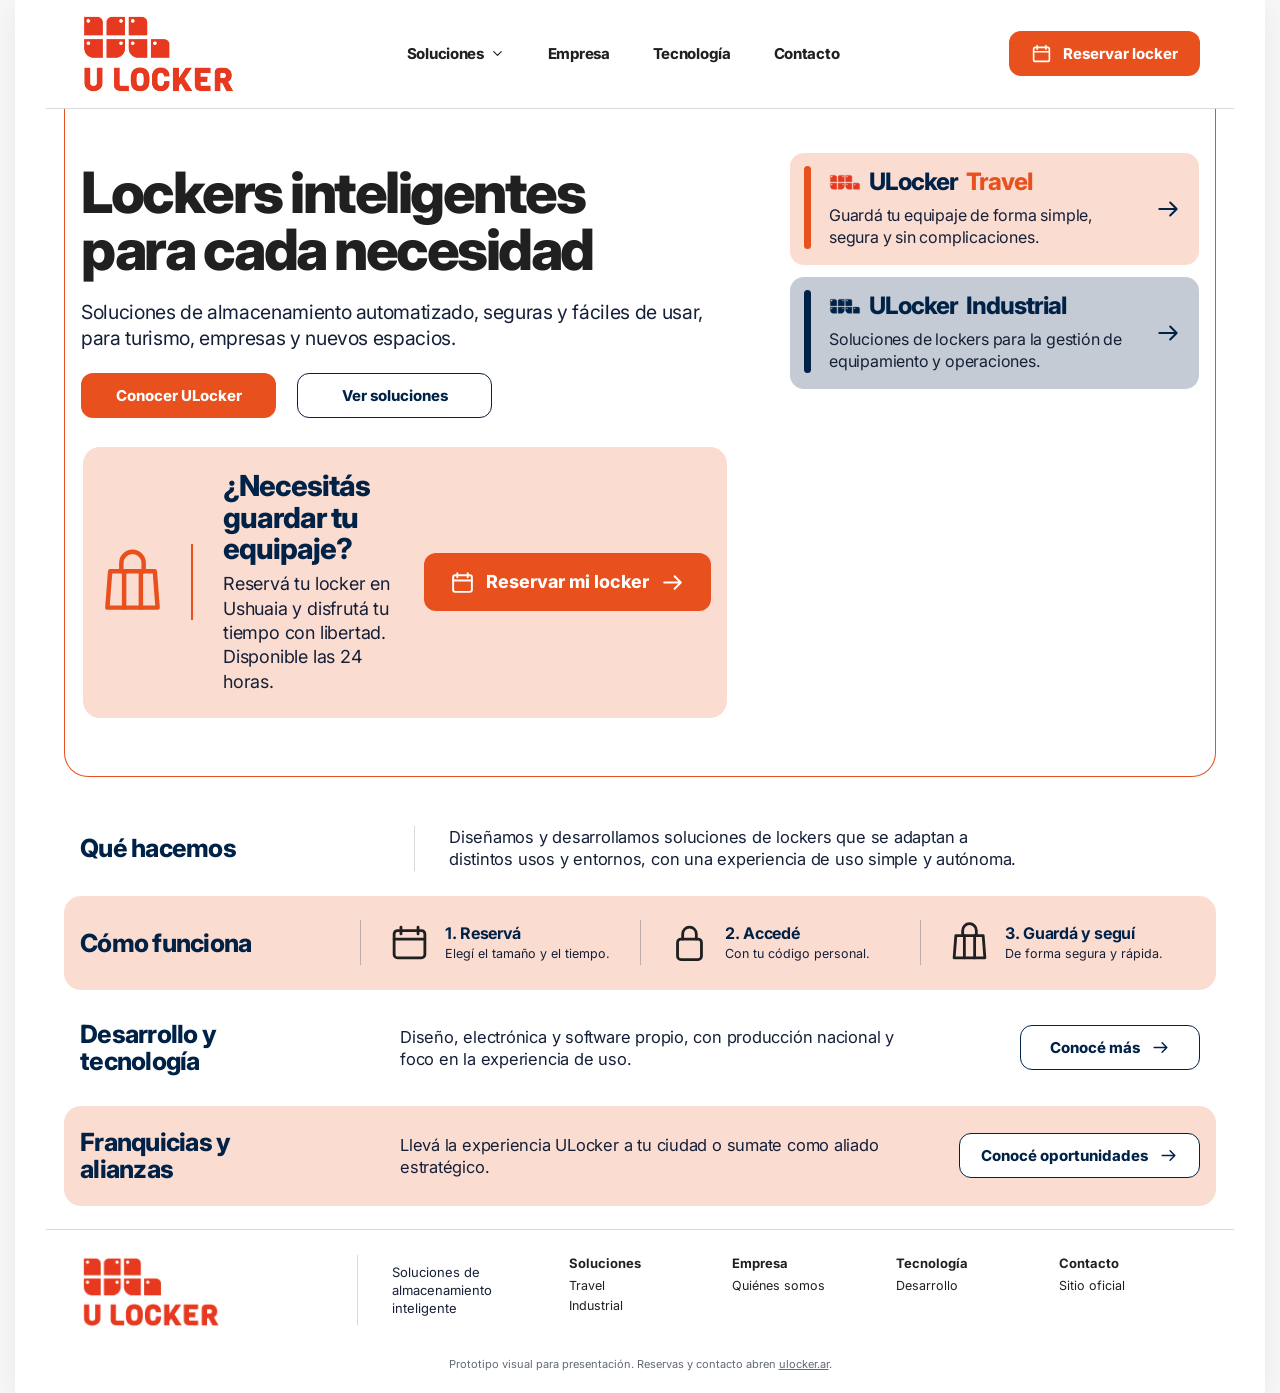
<file: ULocker_Portal_Responsive.html>
<!doctype html>
<html lang="es-AR">
<head>
  <meta charset="utf-8">
  <meta name="viewport" content="width=device-width, initial-scale=1">
  <meta name="theme-color" content="#ffffff">
  <meta name="description" content="ULocker: soluciones inteligentes de almacenamiento para turismo, empresas e industria. Prototipo visual del nuevo portal institucional.">
  <title>ULocker — Lockers inteligentes para cada necesidad</title>

  <!-- Fuentes -->
  <link rel="preconnect" href="https://fonts.googleapis.com">
  <link rel="preconnect" href="https://fonts.gstatic.com" crossorigin>
  <link href="https://fonts.googleapis.com/css2?family=Inter:wght@400;500;600;700;800&display=swap" rel="stylesheet">

  <!-- Estilos principales -->
  <link rel="stylesheet" href="css/styles.css">

  <!-- Script interactivo -->
  <script src="js/main.js" defer></script>
</head>
<body>
  <!-- Sprite SVG de íconos -->
  <svg aria-hidden="true" width="0" height="0" style="position:absolute;overflow:hidden">
    <symbol id="i-calendar" viewBox="0 0 24 24">
      <rect x="3" y="5" width="18" height="16" rx="2"/>
      <path d="M7 3v4M17 3v4M3 10h18"/>
    </symbol>
    <symbol id="i-bag" viewBox="0 0 24 24">
      <path d="M4 8h16l1 13H3L4 8Z"/>
      <path d="M8 8V5a4 4 0 0 1 8 0v3M9 8v13M15 8v13"/>
    </symbol>
    <symbol id="i-lock" viewBox="0 0 24 24">
      <rect x="5" y="10" width="14" height="12" rx="2"/>
      <path d="M8 10V7a4 4 0 0 1 8 0v3"/>
    </symbol>
    <symbol id="i-arrow" viewBox="0 0 24 24">
      <path d="M4 12h16m-6-6 6 6-6 6"/>
    </symbol>
    <symbol id="i-menu" viewBox="0 0 24 24">
      <path d="M4 6h16M4 12h16M4 18h16"/>
    </symbol>
    <symbol id="i-x" viewBox="0 0 24 24">
      <path d="M5 5l14 14M19 5 5 19"/>
    </symbol>
    <symbol id="i-chevron" viewBox="0 0 24 24">
      <path d="m6 9 6 6 6-6"/>
    </symbol>
  </svg>

  <div class="site">
    <!-- Encabezado / Navegación -->
    <header class="header inner">
      <a href="#inicio" class="logo-link" aria-label="ULocker — Volver al inicio">
        <img class="logo" src="img/logo.png" alt="U LOCKER, logotipo oficial" width="157" height="82">
      </a>

      <nav class="nav" aria-label="Navegación principal">
        <details>
          <summary>
            Soluciones
            <svg class="icon" style="width:15px;height:15px"><use href="#i-chevron"/></svg>
          </summary>
          <div class="nav-dropdown">
            <a href="ULocker_Travel.html">Travel · Turismo</a>
            <a href="ULocker_Industrial.html">Industrial · Empresas</a>
          </div>
        </details>
        <a href="#empresa">Empresa</a>
        <a href="#tecnologia">Tecnología</a>
        <a href="#contacto">Contacto</a>
      </nav>

      <a class="button button-orange nav-book" href="https://ulocker.ar" target="_blank" rel="noopener noreferrer" aria-label="Reservar locker en el sitio oficial de ULocker (se abre en nueva pestaña)">
        <svg class="icon"><use href="#i-calendar"/></svg>
        Reservar locker
      </a>

      <button class="menu-toggle" id="menuToggle" type="button" aria-label="Abrir menú" aria-expanded="false" aria-controls="mobileMenu">
        <svg class="icon"><use href="#i-menu"/></svg>
      </button>

      <nav class="mobile-menu" id="mobileMenu" aria-label="Menú móvil">
        <a href="ULocker_Travel.html">Soluciones Travel</a>
        <a href="ULocker_Industrial.html">Soluciones Industrial</a>
        <a href="#empresa">Empresa</a>
        <a href="#tecnologia">Tecnología</a>
        <a href="#contacto">Contacto</a>
        <a class="button button-orange" href="https://ulocker.ar" target="_blank" rel="noopener noreferrer">Reservar locker</a>
      </nav>
    </header>

    <!-- Contenido principal -->
    <main class="inner" id="inicio">
      <!-- Bloque Hero y Soluciones -->
      <div class="top-block" id="soluciones">
        <section class="intro-copy" aria-labelledby="introTitle">
          <h1 id="introTitle">Lockers inteligentes<br>para cada necesidad</h1>
          <p class="lead">Soluciones de almacenamiento automatizado, seguras y fáciles de usar, para turismo, empresas y nuevos espacios.</p>
          <div class="hero-actions">
            <a class="button button-orange" href="#empresa">Conocer ULocker</a>
            <a class="button button-outline" href="#soluciones">Ver soluciones</a>
          </div>
        </section>

        <!-- Tarjetas de Soluciones (Travel e Industrial) -->
        <div class="solution-links" aria-label="Nuestras líneas de soluciones">
          <a id="travel" class="solution-card travel" href="ULocker_Travel.html" aria-label="Conocer ULocker Travel y reservar">
            <span class="solution-bar" aria-hidden="true"></span>
            <div class="solution-card-content">
              <div class="solution-title">
                <img src="img/solution-travel.png" alt="" width="32" height="17">
                ULocker <span class="suffix">Travel</span>
              </div>
              <p>Guardá tu equipaje de forma simple, segura y sin complicaciones.</p>
            </div>
            <svg class="icon solution-arrow" aria-hidden="true"><use href="#i-arrow"/></svg>
          </a>

          <a id="industrial" class="solution-card industrial" href="ULocker_Industrial.html" aria-label="Conocer ULocker Industrial">
            <span class="solution-bar" aria-hidden="true"></span>
            <div class="solution-card-content">
              <div class="solution-title">
                <img src="img/solution-industrial.png" alt="" width="32" height="17">
                ULocker <span class="suffix">Industrial</span>
              </div>
              <p>Soluciones de lockers para la gestión de equipamiento y operaciones.</p>
            </div>
            <svg class="icon solution-arrow" aria-hidden="true"><use href="#i-arrow"/></svg>
          </a>
        </div>

        <!-- Bloque de Reserva -->
        <section class="booking" id="reserva" aria-labelledby="bookingTitle">
          <div class="booking-icon" aria-hidden="true">
            <svg class="icon icon-xl"><use href="#i-bag"/></svg>
          </div>
          <div class="booking-body">
            <h2 id="bookingTitle">¿Necesitás guardar tu equipaje?</h2>
            <p>Reservá tu locker en Ushuaia y disfrutá tu tiempo con libertad.<br class="desktop-break"> Disponible las 24 horas.</p>
          </div>
          <a class="button button-orange" href="https://ulocker.ar" target="_blank" rel="noopener noreferrer" aria-label="Reservar mi locker en el sitio oficial de ULocker (se abre en nueva pestaña)">
            <svg class="icon"><use href="#i-calendar"/></svg>
            Reservar mi locker
            <svg class="icon"><use href="#i-arrow"/></svg>
          </a>
        </section>
      </div>

      <!-- Sección Qué Hacemos (Empresa) -->
      <section class="row-section about" id="empresa" aria-labelledby="aboutTitle">
        <h2 id="aboutTitle">Qué hacemos</h2>
        <p>Diseñamos y desarrollamos soluciones de lockers que se adaptan a distintos usos y entornos, con una experiencia de uso simple y autónoma.</p>
      </section>

      <!-- Sección Cómo Funciona -->
      <section class="steps tinted" id="funcionamiento" aria-labelledby="stepsTitle">
        <h2 id="stepsTitle">Cómo funciona</h2>
        <div class="step">
          <svg class="icon"><use href="#i-calendar"/></svg>
          <div>
            <b>1. Reservá</b>
            <small>Elegí el tamaño y el tiempo.</small>
          </div>
        </div>
        <div class="step">
          <svg class="icon"><use href="#i-lock"/></svg>
          <div>
            <b>2. Accedé</b>
            <small>Con tu código personal.</small>
          </div>
        </div>
        <div class="step">
          <svg class="icon"><use href="#i-bag"/></svg>
          <div>
            <b>3. Guardá y seguí</b>
            <small>De forma segura y rápida.</small>
          </div>
        </div>
      </section>

      <!-- Sección Tecnología -->
      <section class="row-section tech" id="tecnologia" aria-labelledby="techTitle">
        <h2 id="techTitle">Desarrollo y tecnología</h2>
        <p>Diseño, electrónica y software propio, con producción nacional y foco en la experiencia de uso.</p>
        <a class="button button-outline" href="#contacto">
          Conocé más
          <svg class="icon" style="width:19px;height:19px"><use href="#i-arrow"/></svg>
        </a>
      </section>

      <!-- Sección Franquicias -->
      <section class="row-section franchises tinted" id="franquicias" aria-labelledby="franchiseTitle">
        <h2 id="franchiseTitle">Franquicias y alianzas</h2>
        <p>Llevá la experiencia ULocker a tu ciudad o sumate como aliado estratégico.</p>
        <a class="button button-outline" href="#contacto">
          Conocé oportunidades
          <svg class="icon" style="width:19px;height:19px"><use href="#i-arrow"/></svg>
        </a>
      </section>
    </main>

    <!-- Pie de página -->
    <footer class="footer inner" id="contacto">
      <a href="#inicio" aria-label="Volver al inicio ULocker">
        <img class="logo" src="img/logo.png" alt="U LOCKER" width="142" height="73">
      </a>
      <div class="footer-desc">
        Soluciones de<br>almacenamiento inteligente
      </div>
      <div class="footer-col">
        <b>Soluciones</b>
        <a href="ULocker_Travel.html">Travel</a>
        <a href="ULocker_Industrial.html">Industrial</a>
      </div>
      <div class="footer-col">
        <b>Empresa</b>
        <a href="#empresa">Quiénes somos</a>
      </div>
      <div class="footer-col">
        <b>Tecnología</b>
        <a href="#tecnologia">Desarrollo</a>
      </div>
      <div class="footer-col">
        <b>Contacto</b>
        <a href="https://ulocker.ar" target="_blank" rel="noopener noreferrer">Sitio oficial</a>
      </div>
    </footer>

    <p class="footnote">
      Prototipo visual para presentación. Reservas y contacto abren <a href="https://ulocker.ar" target="_blank" rel="noopener noreferrer" style="text-decoration:underline">ulocker.ar</a>.
    </p>
  </div>

  <!-- Botón de Reserva Flotante para Móviles -->
  <div class="mobile-bottom-cta">
    <a class="button button-orange" href="https://ulocker.ar" target="_blank" rel="noopener noreferrer" aria-label="Reservar locker desde el sitio oficial (se abre en nueva pestaña)">
      <svg class="icon"><use href="#i-calendar"/></svg>
      Reservar locker
    </a>
  </div>
</body>
</html>
</file>
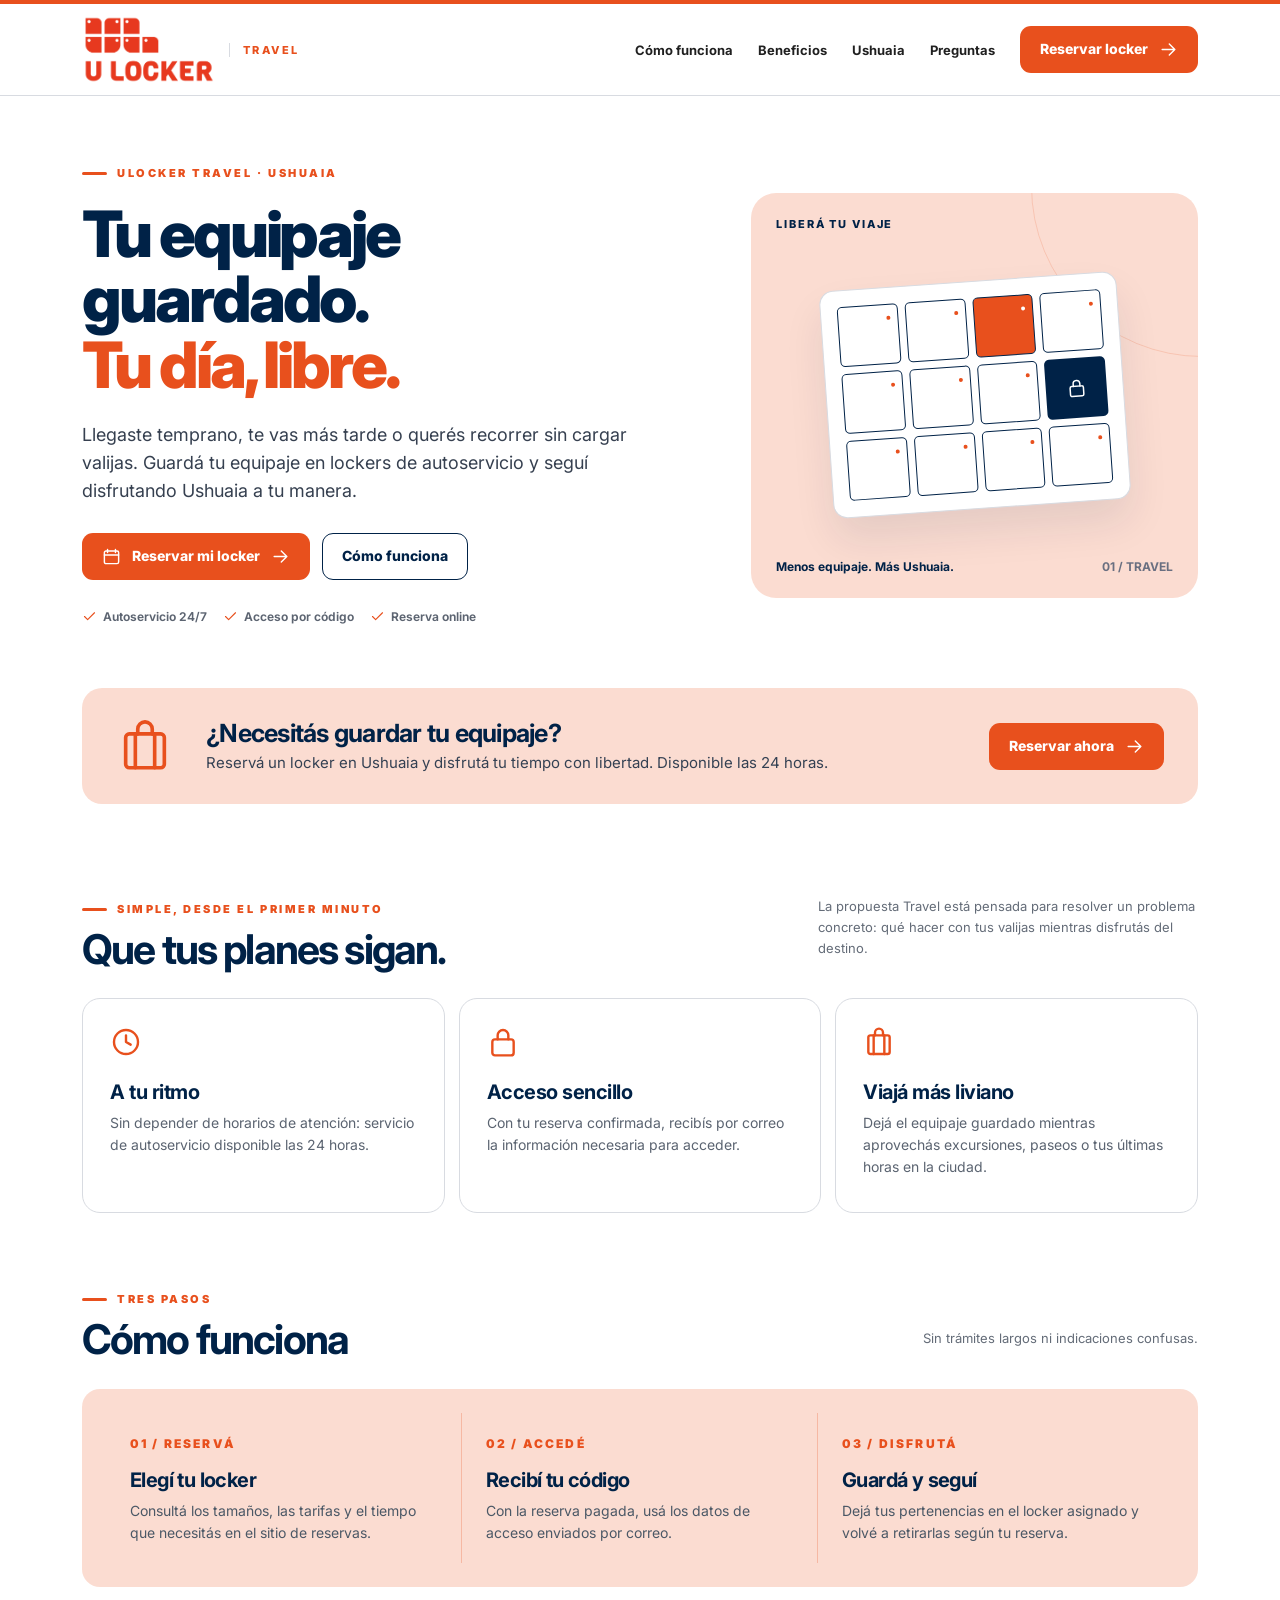
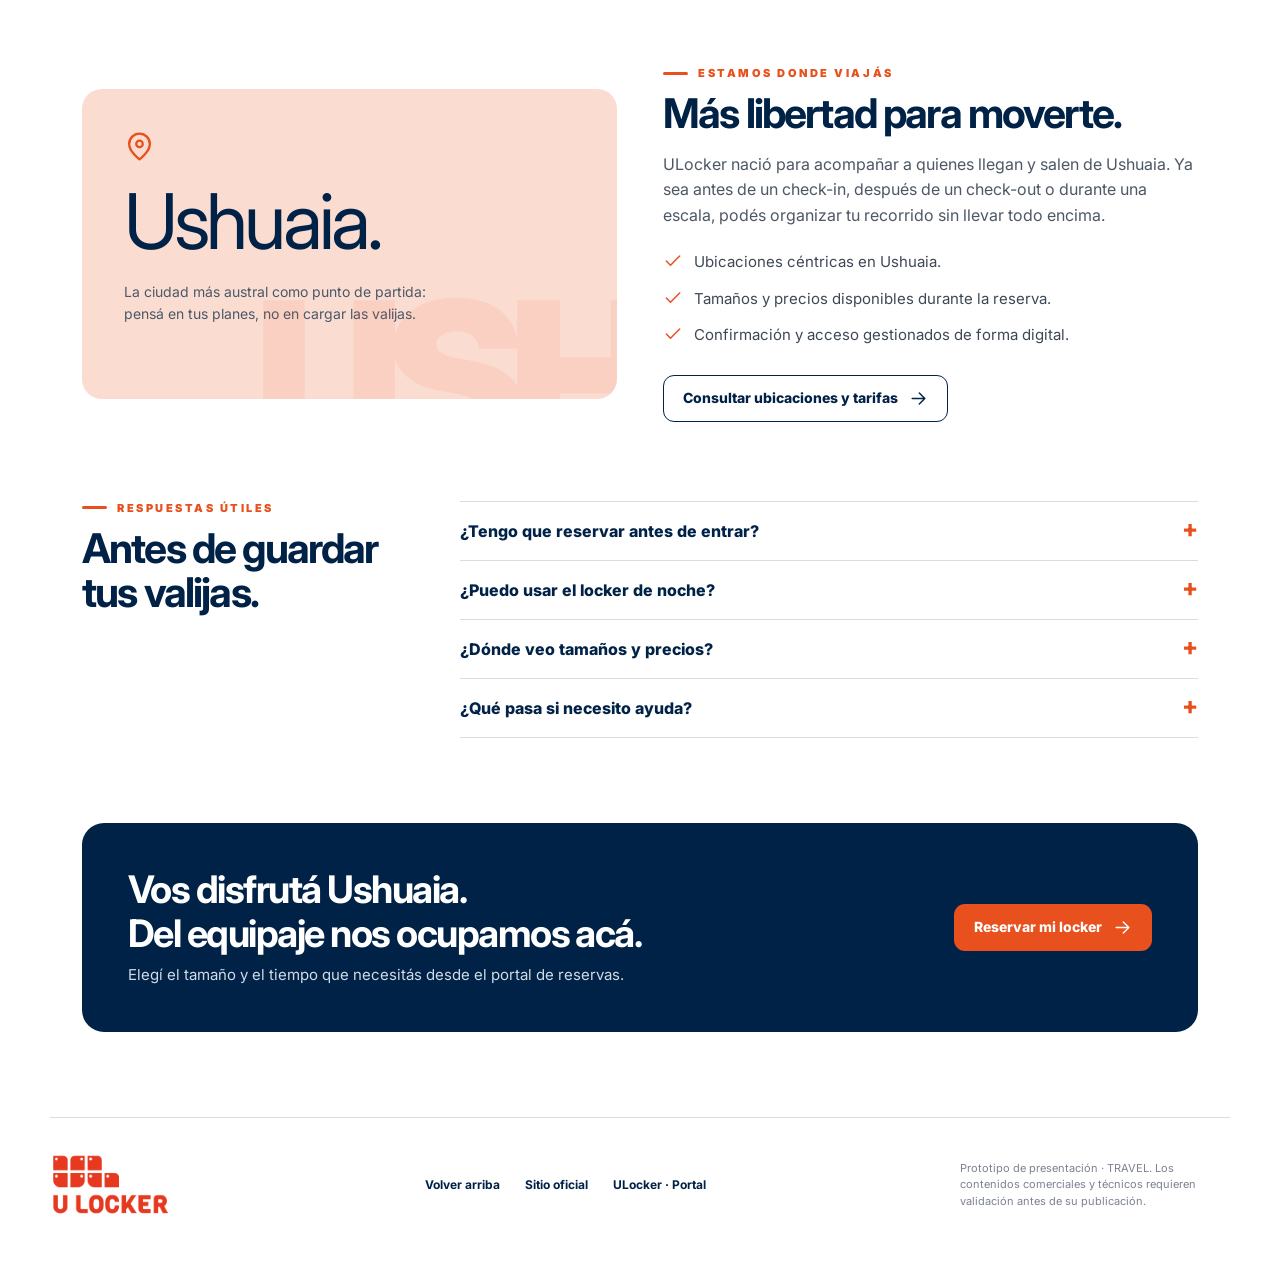
<file: ULocker_Travel.html>
<!doctype html>
<html lang="es-AR">
  <head>
    <meta charset="UTF-8">
    <meta name="viewport" content="width=device-width, initial-scale=1">
    <meta name="theme-color" content="#E8501D">
    <meta name="description" content="ULocker Travel — Guardá tu equipaje en Ushuaia con autonomía y libertad.">
    <title>ULocker Travel — Guardá tu equipaje y disfrutá Ushuaia</title>

    <!-- Fuentes -->
    <link rel="preconnect" href="https://fonts.googleapis.com">
    <link rel="preconnect" href="https://fonts.gstatic.com" crossorigin>
    <link href="https://fonts.googleapis.com/css2?family=Inter:wght@400;500;600;700;800;900&display=swap" rel="stylesheet">
    <!-- Estilos compartidos -->
    <link rel="stylesheet" href="css/solutions.css">
    <!-- Script interactivo -->
    <script src="js/solutions.js" defer></script>
  </head>
  <body class="travel">
    <div class="topline">
    </div>
    <svg aria-hidden="true" style="position:absolute;width:0;height:0;overflow:hidden" xmlns="http://www.w3.org/2000/svg">
      <defs>
        <symbol id="i-arrow" viewBox="0 0 24 24">
          <path d="M4 12h16m-7-7 7 7-7 7"/>
        </symbol>
        <symbol id="i-bag" viewBox="0 0 24 24">
          <rect x="4" y="7" width="16" height="14" rx="1.5"/>
          <path d="M9 7V5a3 3 0 0 1 6 0v2M8 7v14m8-14v14"/>
        </symbol>
        <symbol id="i-calendar" viewBox="0 0 24 24">
          <rect x="3" y="5" width="18" height="16" rx="2"/>
          <path d="M7 3v4m10-4v4M3 10h18"/>
        </symbol>
        <symbol id="i-shield" viewBox="0 0 24 24">
          <path d="m12 2 9 4v6c0 5.5-3.7 8.7-9 10-5.3-1.3-9-4.5-9-10V6l9-4Z"/>
          <path d="m8.5 12.5 2.5 2.5 5-5"/>
        </symbol>
        <symbol id="i-clock" viewBox="0 0 24 24">
          <circle cx="12" cy="12" r="9"/>
          <path d="M12 7v5l3.5 2"/>
        </symbol>
        <symbol id="i-lock" viewBox="0 0 24 24">
          <rect x="4" y="10" width="16" height="12" rx="2"/>
          <path d="M8 10V7a4 4 0 0 1 8 0v3"/>
        </symbol>
        <symbol id="i-location" viewBox="0 0 24 24">
          <path d="M20 10c0 6-8 12-8 12S4 16 4 10a8 8 0 1 1 16 0Z"/>
          <circle cx="12" cy="10" r="2.5"/>
        </symbol>
        <symbol id="i-check" viewBox="0 0 24 24">
          <path d="m4 12 5 5L20 6"/>
        </symbol>
        <symbol id="i-layers" viewBox="0 0 24 24">
          <path d="m12 2 10 5-10 5L2 7l10-5ZM2 12l10 5 10-5M2 17l10 5 10-5"/>
        </symbol>
        <symbol id="i-tools" viewBox="0 0 24 24">
          <path d="M13 6a5 5 0 0 0 6 6l-7.5 7.5a3 3 0 0 1-4-4L15 8a5 5 0 0 0-6-6 5 5 0 0 0 4 4Z"/>
        </symbol>
        <symbol id="i-grid" viewBox="0 0 24 24">
          <rect x="3" y="3" width="7" height="7" rx="1"/><rect x="14" y="3" width="7" height="7" rx="1"/><rect x="3" y="14" width="7" height="7" rx="1"/><rect x="14" y="14" width="7" height="7" rx="1"/>
        </symbol>
        <symbol id="i-mail" viewBox="0 0 24 24">
          <rect x="2" y="4" width="20" height="16" rx="2"/>
          <path d="m3 6 9 7 9-7"/>
        </symbol>
        <symbol id="i-copy" viewBox="0 0 24 24">
          <rect x="8" y="8" width="13" height="13" rx="2"/>
          <path d="M16 8V5a2 2 0 0 0-2-2H5a2 2 0 0 0-2 2v9a2 2 0 0 0 2 2h3"/>
        </symbol>
        <symbol id="i-menu" viewBox="0 0 24 24">
          <path d="M4 7h16M4 12h16M4 17h16"/>
        </symbol>
        <symbol id="i-close" viewBox="0 0 24 24">
          <path d="M5 5 19 19M19 5 5 19"/>
        </symbol>
        <symbol id="i-monitor" viewBox="0 0 24 24">
          <rect x="2" y="3" width="20" height="14" rx="2"/>
          <path d="M8 21h8m-4-4v4"/>
        </symbol>
        <symbol id="i-scan" viewBox="0 0 24 24">
          <path d="M4 9V5a1 1 0 0 1 1-1h4m6 0h4a1 1 0 0 1 1 1v4M4 15v4a1 1 0 0 0 1 1h4m6 0h4a1 1 0 0 0 1-1v-4M7 12h10"/>
        </symbol>
        <symbol id="i-heart" viewBox="0 0 24 24">
          <path d="M20 5a5 5 0 0 0-7 0l-1 1-1-1a5 5 0 0 0-7 7l8 8 8-8a5 5 0 0 0 0-7Z"/>
        </symbol>
      </defs>
    </svg>
    <header class="header">
      <div class="shell navrow">
        <a class="brand" href="index.html" aria-label="ULocker — Volver al inicio"><img src="img/logo.png" alt="U LOCKER — marca oficial de siete módulos"><span class="branch">TRAVEL</span></a>
        <nav class="navlinks" aria-label="Navegación principal">
          <a href="#como">Cómo funciona</a><a href="#beneficios">Beneficios</a><a href="#ushuaia">Ushuaia</a><a href="#preguntas">Preguntas</a><a class="btn" href="https://ulocker.ar">Reservar locker
          <svg class="ico " aria-hidden="true">
            <use href="#i-arrow"></use>
          </svg>
        </a>
      </nav>
      <button class="menu-button" type="button" data-menu-button aria-label="Abrir menú" aria-controls="menuMovil" aria-expanded="false">
        <svg class="ico " aria-hidden="true">
          <use href="#i-menu"></use>
        </svg>
      </button>
    </div>
    <nav class="mobile-nav shell" data-mobile-nav id="menuMovil" aria-label="Navegación móvil">
      <a href="#como">Cómo funciona</a><a href="#beneficios">Beneficios</a><a href="#ushuaia">Ushuaia</a><a href="#preguntas">Preguntas</a><a class="btn" href="https://ulocker.ar">Reservar locker
      <svg class="ico " aria-hidden="true">
        <use href="#i-arrow"></use>
      </svg>
    </a>
  </nav>
</header>
<main id="inicio">
  <div class="shell">
    <section class="intro" aria-labelledby="titulo">
      <div>
        <div class="eyebrow">
          ULOCKER Travel · Ushuaia
        </div>
        <h1 id="titulo">
          Tu equipaje guardado.<br><em>Tu día, libre.</em>
        </h1>
        <p class="lead">
          Llegaste temprano, te vas más tarde o querés recorrer sin cargar valijas. Guardá tu equipaje en lockers de autoservicio y seguí disfrutando Ushuaia a tu manera.
        </p>
        <div class="actions">
          <a class="btn" href="https://ulocker.ar" target="_blank" rel="noopener">
            <svg class="ico " aria-hidden="true">
              <use href="#i-calendar"></use>
            </svg>
            Reservar mi locker
            <svg class="ico " aria-hidden="true">
              <use href="#i-arrow"></use>
            </svg>
          </a><a class="btn ghost" href="#como">Cómo funciona</a>
        </div>
        <div class="supportline">
          <span>
            <svg class="ico " aria-hidden="true">
              <use href="#i-check"></use>
            </svg>
            Autoservicio 24/7</span><span>
            <svg class="ico " aria-hidden="true">
              <use href="#i-check"></use>
            </svg>
            Acceso por código</span><span>
            <svg class="ico " aria-hidden="true">
              <use href="#i-check"></use>
            </svg>
            Reserva online</span>
          </div>
        </div>
        <div class="visual">
          <div class="visual-label">
            LIBERÁ TU VIAJE
          </div>
          <div class="locker-illustration" aria-label="Ilustración conceptual de lockers">
            <div class="door">
            </div>
            <div class="door">
            </div>
            <div class="door featured">
            </div>
            <div class="door">
            </div>
            <div class="door">
            </div>
            <div class="door">
            </div>
            <div class="door">
            </div>
            <div class="screen">
              <svg class="ico " aria-hidden="true">
                <use href="#i-lock"></use>
              </svg>
            </div>
            <div class="door">
            </div>
            <div class="door">
            </div>
            <div class="door">
            </div>
            <div class="door">
            </div>
          </div>
          <div class="visual-bottom">
            <span>Menos equipaje. Más Ushuaia.</span><span>01 / TRAVEL</span>
          </div>
        </div>
      </section>
      <section class="slim-band" aria-labelledby="reservaTitle">
        <svg class="ico band-icon" aria-hidden="true">
          <use href="#i-bag"></use>
        </svg>
        <div>
          <h2 id="reservaTitle">
            ¿Necesitás guardar tu equipaje?
          </h2>
          <p>
            Reservá un locker en Ushuaia y disfrutá tu tiempo con libertad. Disponible las 24 horas.
          </p>
        </div>
        <a class="btn" href="https://ulocker.ar" target="_blank" rel="noopener">Reservar ahora
          <svg class="ico " aria-hidden="true">
            <use href="#i-arrow"></use>
          </svg>
        </a>
      </section>
      <section class="section" id="beneficios">
        <div class="sectionhead">
          <div>
            <div class="eyebrow">
              Simple, desde el primer minuto
            </div>
            <h2>
              Que tus planes sigan.
            </h2>
          </div>
          <p class="small">
            La propuesta Travel está pensada para resolver un problema concreto: qué hacer con tus valijas mientras disfrutás del destino.
          </p>
        </div>
        <div class="cards">
          <article class="info-card">
            <svg class="ico " aria-hidden="true">
              <use href="#i-clock"></use>
            </svg>
            <h3>
              A tu ritmo
            </h3>
            <p>
              Sin depender de horarios de atención: servicio de autoservicio disponible las 24 horas.
            </p>
          </article>
          <article class="info-card">
            <svg class="ico " aria-hidden="true">
              <use href="#i-lock"></use>
            </svg>
            <h3>
              Acceso sencillo
            </h3>
            <p>
              Con tu reserva confirmada, recibís por correo la información necesaria para acceder.
            </p>
          </article>
          <article class="info-card">
            <svg class="ico " aria-hidden="true">
              <use href="#i-bag"></use>
            </svg>
            <h3>
              Viajá más liviano
            </h3>
            <p>
              Dejá el equipaje guardado mientras aprovechás excursiones, paseos o tus últimas horas en la ciudad.
            </p>
          </article>
        </div>
      </section>
      <section class="section" id="como">
        <div class="sectionhead">
          <div>
            <div class="eyebrow">
              Tres pasos
            </div>
            <h2>
              Cómo funciona
            </h2>
          </div>
          <p class="small">
            Sin trámites largos ni indicaciones confusas.
          </p>
        </div>
        <div class="number-grid">
          <article class="number-step">
            <span class="num">01 / RESERVÁ</span>
            <h3>
              Elegí tu locker
            </h3>
            <p>
              Consultá los tamaños, las tarifas y el tiempo que necesitás en el sitio de reservas.
            </p>
          </article>
          <article class="number-step">
            <span class="num">02 / ACCEDÉ</span>
            <h3>
              Recibí tu código
            </h3>
            <p>
              Con la reserva pagada, usá los datos de acceso enviados por correo.
            </p>
          </article>
          <article class="number-step">
            <span class="num">03 / DISFRUTÁ</span>
            <h3>
              Guardá y seguí
            </h3>
            <p>
              Dejá tus pertenencias en el locker asignado y volvé a retirarlas según tu reserva.
            </p>
          </article>
        </div>
      </section>
      <section class="section" id="ushuaia">
        <div class="split">
          <div class="region">
            <svg class="ico " aria-hidden="true">
              <use href="#i-location"></use>
            </svg>
            <div class="large">
              Ushuaia.
            </div>
            <p class="small">
              La ciudad más austral como punto de partida: pensá en tus planes, no en cargar las valijas.
            </p>
          </div>
          <div>
            <div class="eyebrow">
              Estamos donde viajás
            </div>
            <h2>
              Más libertad para moverte.
            </h2>
            <p style="color:#4d5864;font-size:16px">
              ULocker nació para acompañar a quienes llegan y salen de Ushuaia. Ya sea antes de un check-in, después de un check-out o durante una escala, podés organizar tu recorrido sin llevar todo encima.
            </p>
            <ul class="list-check">
              <li>
                <svg class="ico " aria-hidden="true">
                  <use href="#i-check"></use>
                </svg>
                Ubicaciones céntricas en Ushuaia.
              </li>
              <li>
                <svg class="ico " aria-hidden="true">
                  <use href="#i-check"></use>
                </svg>
                Tamaños y precios disponibles durante la reserva.
              </li>
              <li>
                <svg class="ico " aria-hidden="true">
                  <use href="#i-check"></use>
                </svg>
                Confirmación y acceso gestionados de forma digital.
              </li>
            </ul>
            <div class="actions">
              <a class="btn ghost" href="https://ulocker.ar" target="_blank" rel="noopener">Consultar ubicaciones y tarifas
                <svg class="ico " aria-hidden="true">
                  <use href="#i-arrow"></use>
                </svg>
              </a>
            </div>
          </div>
        </div>
      </section>
      <section class="section" id="preguntas">
        <div class="faq">
          <div>
            <div class="eyebrow">
              Respuestas útiles
            </div>
            <h2>
              Antes de guardar tus valijas.
            </h2>
          </div>
          <div class="faq-list">
            <details>
              <summary>
                ¿Tengo que reservar antes de entrar?
              </summary>
              <p>
                Sí. Por seguridad, el acceso al local se habilita mediante una reserva abonada. Los datos de acceso se envían al correo indicado.
              </p>
            </details>
            <details>
              <summary>
                ¿Puedo usar el locker de noche?
              </summary>
              <p>
                El servicio de autoservicio está disponible las 24 horas. Revisá siempre las condiciones y el horario de tu reserva.
              </p>
            </details>
            <details>
              <summary>
                ¿Dónde veo tamaños y precios?
              </summary>
              <p>
                En <a class="inline-link" href="https://ulocker.ar" target="_blank" rel="noopener">ulocker.ar</a> podés consultar la información vigente antes de confirmar.
              </p>
            </details>
            <details>
              <summary>
                ¿Qué pasa si necesito ayuda?
              </summary>
              <p>
                Consultá la sección de asistencia y las condiciones del servicio en el sitio oficial, donde están los canales operativos actualizados.
              </p>
            </details>
          </div>
        </div>
      </section>
      <section class="final-cta">
        <div>
          <h2>
            Vos disfrutá Ushuaia.<br>Del equipaje nos ocupamos acá.
          </h2>
          <p>
            Elegí el tamaño y el tiempo que necesitás desde el portal de reservas.
          </p>
        </div>
        <a class="btn" href="https://ulocker.ar" target="_blank" rel="noopener">Reservar mi locker
          <svg class="ico " aria-hidden="true">
            <use href="#i-arrow"></use>
          </svg>
        </a>
      </section>
    </div>
  </main>
  <footer class="shell footer">
    <a href="index.html" aria-label="Sitio oficial de ULocker"><img src="img/logo.png" alt="U LOCKER"></a>
    <div class="footer-links">
      <a href="#inicio">Volver arriba</a><a href="https://ulocker.ar" target="_blank" rel="noopener">Sitio oficial</a><a href="index.html">ULocker · Portal</a>
    </div>
    <p class="legal">
      Prototipo de presentación · TRAVEL. Los contenidos comerciales y técnicos requieren validación antes de su publicación.
    </p>
  </footer>
</body>
</html>
</file>
<file: css/styles.css>
/**
 * ULocker - Portal Web Responsive
 * Hoja de estilos principal
 */

/* ==========================================================================
   1. Variables & Configuración de Tema
   ========================================================================== */
:root {
  --orange: #E8501D;
  --orange-soft: rgba(232, 80, 29, 0.2);
  /* #E8501D33 */
  --navy: #002247;
  --navy-soft: rgba(0, 34, 71, 0.23);
  /* #0022473B */
  --ink: #202020;
  --body: #152038;
  --line: #d6d9de;
  --white: #ffffff;
  --radius: 17px;
}

/* ==========================================================================
   2. Reset & Estilos Base
   ========================================================================== */
*,
*::before,
*::after {
  box-sizing: border-box;
}

html {
  scroll-behavior: smooth;
  scroll-padding-top: 100px;
}

body {
  margin: 0;
  color: var(--ink);
  background: #f7f7f7;
  font-family: Inter, ui-sans-serif, -apple-system, BlinkMacSystemFont, "Segoe UI", Arial, sans-serif;
  -webkit-font-smoothing: antialiased;
}

a {
  color: inherit;
  text-decoration: none;
}

button,
a {
  -webkit-tap-highlight-color: transparent;
}

button {
  font: inherit;
  cursor: pointer;
}

/* Enfoque accesible */
.button:focus-visible,
.menu-toggle:focus-visible,
a:focus-visible,
summary:focus-visible {
  outline: 3px solid var(--navy);
  outline-offset: 4px;
}

/* ==========================================================================
   3. Estructura & Contenedores
   ========================================================================== */
.site {
  max-width: 1250px;
  min-height: 100vh;
  margin: 0 auto;
  background: var(--white);
  box-shadow: 0 5px 32px rgba(0, 0, 0, 0.06);
  padding: 0 31px;
}

.inner {
  max-width: 1188px;
  margin: auto;
}

/* Íconos SVG */
.icon {
  display: inline-block;
  width: 22px;
  height: 22px;
  stroke: currentColor;
  stroke-width: 1.85;
  fill: none;
  stroke-linecap: round;
  stroke-linejoin: round;
  vertical-align: middle;
  flex: none;
}

.icon-lg {
  width: 42px;
  height: 42px;
}

.icon-xl {
  width: 71px;
  height: 71px;
}

/* ==========================================================================
   4. Botones
   ========================================================================== */
.button {
  display: inline-flex;
  align-items: center;
  justify-content: center;
  gap: 11px;
  border: 1.5px solid transparent;
  border-radius: 12px;
  min-height: 45px;
  padding: 11px 21px;
  font-size: 15px;
  font-weight: 760;
  line-height: 1.15;
  white-space: nowrap;
  transition: background 0.17s ease, color 0.17s ease, transform 0.17s ease, border-color 0.17s ease;
}

.button:active {
  transform: translateY(1px);
}

.button-orange {
  background: var(--orange);
  color: #fff;
}

.button-orange:hover {
  background: #ca4216;
}

.button-outline {
  border-color: var(--navy);
  color: var(--navy);
  background: white;
}

.button-outline:hover {
  background: #f2f5f8;
}

/* ==========================================================================
   5. Encabezado & Navegación
   ========================================================================== */
.header {
  min-height: 98px;
  border-bottom: 1px solid var(--line);
  display: flex;
  justify-content: space-between;
  align-items: center;
  gap: 24px;
  padding: 13px 22px;
  position: relative;
  z-index: 20;
}

.logo-link {
  display: inline-flex;
  align-items: center;
  flex: none;
}

.logo {
  width: 157px;
  height: auto;
  display: block;
}

.nav {
  display: flex;
  align-items: center;
  justify-content: center;
  gap: 43px;
  margin-left: auto;
  margin-right: auto;
  white-space: nowrap;
}

.nav a,
.nav details summary {
  font-size: 15px;
  font-weight: 750;
  letter-spacing: -0.3px;
  cursor: pointer;
}

.nav a:hover,
.nav details summary:hover {
  color: var(--orange);
}

.nav details {
  position: relative;
}

.nav summary {
  list-style: none;
  display: flex;
  gap: 6px;
  align-items: center;
}

.nav summary::-webkit-details-marker {
  display: none;
}

.nav-dropdown {
  position: absolute;
  top: 35px;
  left: -18px;
  z-index: 30;
  min-width: 190px;
  display: flex;
  flex-direction: column;
  gap: 1px;
  padding: 8px;
  border: 1px solid var(--line);
  border-radius: 12px;
  background: #fff;
  box-shadow: 0 12px 28px rgba(0, 0, 0, 0.08);
}

.nav-dropdown a {
  padding: 10px 12px;
  border-radius: 8px;
  font-size: 14px;
}

.nav-dropdown a:hover {
  background: var(--orange-soft);
}

.nav-book .icon {
  width: 21px;
  height: 21px;
}

.menu-toggle {
  display: none;
  border: 0;
  background: transparent;
  color: var(--navy);
  padding: 9px;
  border-radius: 8px;
}

.mobile-menu {
  display: none;
}

/* ==========================================================================
   6. Hero & Soluciones (Bloque Superior)
   ========================================================================== */
main {
  padding-top: 0;
}

.top-block {
  display: grid;
  grid-template-columns: minmax(0, 1.6fr) minmax(0, 1fr);
  grid-template-areas: "intro solutions";
  column-gap: 45px;
  row-gap: 24px;
  padding: 44px 0 34px;
  border-left: 1.5px solid var(--orange);
  border-right: 1.5px solid var(--orange);
  border-bottom: 1.5px solid var(--orange);
  border-top: none;
  border-radius: 0 0 24px 24px;
  margin: 0 18px 24px;
}

.intro-copy {
  grid-area: intro;
  padding: 11px 0 5px 16px;
  min-width: 0;
}

.intro-copy h1 {
  font-size: clamp(39px, 4.45vw, 60px);
  line-height: 1.01;
  letter-spacing: -2.5px;
  font-weight: 820;
  margin: 0 0 20px;
  max-width: 660px;
}

.lead {
  font-size: clamp(17px, 1.52vw, 20px);
  line-height: 1.35;
  letter-spacing: -0.35px;
  color: var(--body);
  max-width: 640px;
  margin: 0 0 22px;
}

.hero-actions {
  display: flex;
  align-items: center;
  gap: 21px;
  flex-wrap: wrap;
}

.hero-actions .button {
  min-width: 195px;
}

/* Tarjetas de Soluciones */
.solution-links {
  grid-area: solutions;
  display: flex;
  flex-direction: column;
  gap: 12px;
  padding: 0 16px 0 0;
}

.solution-card {
  display: grid;
  grid-template-columns: 7px minmax(0, 1fr) 30px;
  align-items: center;
  column-gap: 18px;
  min-height: 112px;
  padding: 13px 14px;
  color: var(--navy);
  background: var(--orange-soft);
  border-radius: 14px;
}

.solution-card+.solution-card {
  border-top: 0;
  padding-top: 13px;
}

.solution-bar {
  align-self: stretch;
  width: 7px;
  max-height: 83px;
  border-radius: 6px;
  background: var(--orange);
}

.industrial {
  background: var(--navy-soft);
}

.industrial .solution-bar {
  background: var(--navy);
}

.solution-card-content {
  min-width: 0;
}

.solution-title {
  display: flex;
  align-items: center;
  gap: 8px;
  font-size: 24px;
  font-weight: 770;
  line-height: 1.1;
  letter-spacing: -1px;
  white-space: nowrap;
}

.solution-title img {
  width: 32px;
  height: auto;
  object-fit: contain;
}

.solution-title .suffix {
  color: var(--orange);
}

.industrial .solution-title .suffix {
  color: var(--navy);
}

.solution-card p {
  font-size: 16px;
  line-height: 1.4;
  margin: 8px 0 0;
  color: var(--body);
  letter-spacing: -0.2px;
}

.solution-arrow {
  width: 26px;
  height: 26px;
  transition: transform 0.15s ease;
}

.solution-card:hover .solution-arrow {
  transform: translateX(4px);
}

/* ==========================================================================
   7. Bloque de Reserva (Booking)
   ========================================================================== */
.booking {
  display: grid;
  grid-template-columns: 94px 1fr auto;
  align-items: center;
  gap: 30px;
  border-radius: var(--radius);
  background: var(--orange-soft);
  padding: 23px 24px 24px 34px;
  margin: 0 0 24px;
  scroll-margin-top: 95px;
}

.booking-icon {
  color: var(--orange);
  display: flex;
  align-items: center;
  justify-content: center;
  border-right: 2px solid var(--orange);
  height: 76px;
  padding-right: 26px;
}

.booking-icon .icon {
  width: 67px;
  height: 67px;
  stroke-width: 1.6;
}

.booking-body h2 {
  font-size: 29px;
  line-height: 1.08;
  letter-spacing: -1px;
  margin: 0 0 8px;
  font-weight: 790;
  color: var(--navy);
}

.booking-body p {
  font-size: 18px;
  line-height: 1.35;
  letter-spacing: -0.2px;
  margin: 0;
  color: var(--body);
}

.booking .button {
  min-width: 270px;
  font-size: 18px;
  min-height: 58px;
  border-radius: 12px;
  padding: 14px 25px;
}

.booking .button .icon {
  width: 25px;
  height: 25px;
}

/* ==========================================================================
   8. Secciones de Contenido (Empresa, Pasos, Tecnología, Franquicias)
   ========================================================================== */
.row-section {
  display: grid;
  grid-template-columns: 300px minmax(0, 1fr);
  align-items: center;
  gap: 34px;
  min-height: 95px;
  padding: 14px 34px;
  scroll-margin-top: 105px;
}

.row-section h2 {
  font-size: 25px;
  line-height: 1.08;
  letter-spacing: -0.75px;
  font-weight: 770;
  margin: 0;
  color: var(--navy);
}

.row-section p {
  font-size: 16.5px;
  line-height: 1.35;
  letter-spacing: -0.22px;
  color: var(--body);
  margin: 0;
  max-width: 620px;
}

.about {
  margin-top: 4px;
}

.about p {
  border-left: 1px solid var(--line);
  padding-left: 34px;
}

.tinted {
  background: var(--orange-soft);
  border-radius: var(--radius);
}

.steps {
  display: grid;
  grid-template-columns: 280px repeat(3, minmax(0, 1fr));
  align-items: center;
  gap: 0;
  padding: 19px 34px;
  min-height: 94px;
  margin-top: 0;
  scroll-margin-top: 105px;
}

.steps h2 {
  font-size: 25px;
  color: var(--navy);
  letter-spacing: -0.75px;
  line-height: 1.05;
  margin: 0;
  font-weight: 770;
}

.step {
  display: flex;
  align-items: center;
  gap: 15px;
  padding: 2px 18px 2px 28px;
  border-left: 1px solid rgba(0, 34, 71, 0.25);
  min-height: 44px;
}

.step .icon {
  width: 41px;
  height: 41px;
  stroke-width: 1.65;
  color: var(--ink);
}

.step b {
  display: block;
  font-size: 16px;
  white-space: nowrap;
  letter-spacing: -0.3px;
  color: var(--navy);
}

.step small {
  display: block;
  font-size: 12.5px;
  line-height: 1.35;
  color: var(--body);
  margin-top: 3px;
}

.tech,
.franchises {
  grid-template-columns: 290px minmax(0, 1fr) 250px;
  min-height: 100px;
  gap: 30px;
  margin-top: 8px;
}

.tech h2,
.franchises h2 {
  max-width: 210px;
}

.row-section .button {
  min-width: 180px;
  justify-self: end;
}

.franchises .button {
  min-width: 239px;
}

/* ==========================================================================
   8b. Tarjetas ULocker (Qué hacemos, Cómo funciona, Tecnología, Franquicias)
   ========================================================================== */
.ul-cards {
  --orange: #E8501D;
  --blue: #002247;
  --black: #202020;
  box-sizing: border-box;
  display: grid;
  grid-template-columns: repeat(4, minmax(0, 1fr));
  gap: 14px;
  margin: 24px 18px 10px;
  font-family: inherit;
}

.ul-cards * {
  box-sizing: border-box;
}

.ul-cards__card {
  position: relative;
  min-width: 0;
  min-height: 380px;
  padding: 34px 26px 28px;
  display: flex;
  flex-direction: column;
  border-radius: 0 48px 0 0;
  background: #ffffff;
  color: var(--blue);
  border: 1.5px solid var(--line);
  scroll-margin-top: 105px;
  transition: transform 0.2s ease, box-shadow 0.2s ease, border-color 0.2s ease;
}

.ul-cards__card:hover {
  transform: translateY(-3px);
  box-shadow: 0 10px 24px rgba(0, 34, 71, 0.06);
}

.ul-cards__card::before {
  content: "";
  position: absolute;
  top: 18px;
  left: 20px;
  width: 14px;
  height: 14px;
  border-radius: 50%;
  border: 2px solid currentColor;
  opacity: 0.35;
  background: transparent;
}

/* Identidad de bordes y acentos por tarjeta */
.ul-cards__card--peach {
  border-color: rgba(232, 80, 29, 0.28);
}

.ul-cards__card--peach:hover {
  border-color: var(--orange);
}

.ul-cards__card--peach .ul-cards__icon {
  color: var(--orange);
}

.ul-cards__card--orange {
  border-color: rgba(232, 80, 29, 0.45);
}

.ul-cards__card--orange:hover {
  border-color: var(--orange);
}

.ul-cards__card--orange .ul-cards__icon {
  color: var(--orange);
}

.ul-cards__card--orange .ul-cards__rule {
  background: var(--orange);
}

.ul-cards__card--gray {
  border-color: rgba(0, 34, 71, 0.2);
}

.ul-cards__card--gray:hover {
  border-color: var(--blue);
}

.ul-cards__card--gray .ul-cards__icon {
  color: var(--blue);
}

.ul-cards__card--gray .ul-cards__rule {
  background: var(--blue);
}

.ul-cards__card--blue {
  border-color: rgba(0, 34, 71, 0.35);
}

.ul-cards__card--blue:hover {
  border-color: var(--blue);
}

.ul-cards__card--blue .ul-cards__icon {
  color: var(--blue);
}

.ul-cards__card--blue .ul-cards__rule {
  background: var(--blue);
}

.ul-cards__content {
  display: flex;
  flex-direction: column;
  gap: 16px;
  flex: 1;
  padding-top: 10px;
}

.ul-cards__icon {
  width: 44px;
  height: 44px;
  stroke: currentColor;
  stroke-width: 1.8;
  fill: none;
  stroke-linecap: round;
  stroke-linejoin: round;
}

.ul-cards__title {
  font-size: clamp(20px, 1.6vw, 26px);
  line-height: 1.12;
  letter-spacing: -0.03em;
  margin: 0;
  font-weight: 800;
  color: var(--blue);
}

.ul-cards__rule {
  width: 46px;
  height: 4px;
  background: var(--orange);
  border-radius: 2px;
}

.ul-cards__desc {
  font-size: 15px;
  line-height: 1.48;
  margin: 0;
  color: var(--body);
}

.ul-cards__steps {
  display: grid;
  gap: 12px;
  margin: 0;
  padding: 0;
  list-style: none;
}

.ul-cards__step {
  display: flex;
  gap: 10px;
  align-items: flex-start;
}

.ul-cards__num {
  flex: none;
  width: 26px;
  height: 26px;
  display: grid;
  place-items: center;
  border-radius: 50%;
  background: var(--orange-soft);
  color: var(--orange);
  font-weight: 800;
  font-size: 13px;
}

.ul-cards__step strong {
  display: block;
  font-size: 15px;
  color: var(--blue);
}

.ul-cards__step span:last-child {
  font-size: 13.5px;
  line-height: 1.35;
  color: var(--body);
}

.ul-cards__link {
  align-self: flex-start;
  display: inline-flex;
  align-items: center;
  justify-content: center;
  gap: 8px;
  min-height: 40px;
  margin-top: 20px;
  padding: 8px 16px;
  border: 1.5px solid var(--blue);
  border-radius: 999px;
  color: var(--blue);
  background: transparent;
  text-decoration: none;
  font-size: 14.5px;
  font-weight: 700;
  line-height: 1.2;
  transition: background-color 0.2s, color 0.2s, border-color 0.2s;
}

.ul-cards__link:hover,
.ul-cards__link:focus-visible {
  background: var(--blue);
  border-color: var(--blue);
  color: #fff;
}

@media (max-width: 1050px) {
  .ul-cards {
    grid-template-columns: repeat(2, minmax(0, 1fr));
    gap: 12px;
  }

  .ul-cards__card {
    min-height: 330px;
  }
}

@media (max-width: 780px) {
  .ul-cards {
    grid-template-columns: 1fr;
    gap: 12px;
  }

  .ul-cards__card {
    min-height: 0;
    padding: 22px 18px 18px;
    border-radius: 0 36px 0 0;
  }

  .ul-cards__card:hover {
    transform: none;
  }

  .ul-cards__card::before {
    top: 13px;
    left: 15px;
    width: 11px;
    height: 11px;
    border-width: 1.5px;
  }

  .ul-cards__content {
    gap: 10px;
    padding-top: 4px;
  }

  .ul-cards__icon {
    width: 32px;
    height: 32px;
  }

  .ul-cards__title {
    font-size: 19px;
    letter-spacing: -0.4px;
  }

  .ul-cards__rule {
    width: 36px;
    height: 3px;
  }

  .ul-cards__desc {
    font-size: 13.5px;
    line-height: 1.4;
  }

  .ul-cards__steps {
    gap: 9px;
  }

  .ul-cards__step {
    gap: 9px;
  }

  .ul-cards__num {
    width: 24px;
    height: 24px;
    font-size: 12px;
  }

  .ul-cards__step strong {
    font-size: 13.5px;
  }

  .ul-cards__step span:last-child {
    font-size: 12.5px;
    line-height: 1.35;
  }

  .ul-cards__link {
    margin-top: 12px;
    min-height: 36px;
    padding: 7px 16px;
    font-size: 13.5px;
  }
}

/* ==========================================================================
   9. Footer & Barra Móvil CTA
   ========================================================================== */
.footer {
  display: grid;
  grid-template-columns: 255px 190px repeat(4, minmax(0, 1fr));
  align-items: start;
  column-gap: 22px;
  border-top: 1px solid var(--line);
  margin-top: 23px;
  padding: 25px 34px 28px;
}

.footer .logo {
  width: 142px;
}

.footer-desc {
  border-left: 1px solid var(--line);
  padding: 8px 0 8px 34px;
  min-height: 65px;
  font-size: 13px;
  line-height: 1.4;
  color: var(--body);
}

.footer-col {
  display: flex;
  flex-direction: column;
  gap: 5px;
  font-size: 12.5px;
}

.footer-col b {
  font-size: 13px;
  margin-bottom: 2px;
}

.footer-col a:hover {
  color: var(--orange);
  text-decoration: underline;
}

.footnote {
  font-size: 11px;
  color: #626a78;
  text-align: center;
  margin: 0;
  padding: 0 20px 22px;
}

.mobile-bottom-cta {
  display: none;
}

/* ==========================================================================
   10. Alineación Editorial Desktop (>1100px)
   ========================================================================== */
@media (min-width: 1101px) {
  .header {
    padding-left: 34px;
    padding-right: 34px;
  }

  .top-block {
    margin-left: 18px;
    margin-right: 18px;
  }

  .intro-copy {
    padding-left: 16px;
  }

  .solution-links {
    padding-right: 16px;
  }

  .booking {
    margin-left: 18px;
    margin-right: 18px;
    padding-left: 16px;
    padding-right: 16px;
  }

  .booking-icon {
    justify-content: flex-start;
    padding-right: 16px;
  }

  .row-section {
    padding-left: 34px;
    padding-right: 34px;
  }

  .steps {
    margin-left: 18px;
    margin-right: 18px;
    padding-left: 16px;
    padding-right: 16px;
  }

  .franchises {
    margin-left: 18px;
    margin-right: 18px;
    padding-left: 16px;
    padding-right: 16px;
  }

  .ul-cards {
    margin-left: 18px;
    margin-right: 18px;
  }

  .footer {
    padding-left: 34px;
    padding-right: 34px;
  }
}

/* ==========================================================================
   11. Tablet / Laptop Compacto (781px - 1100px)
   ========================================================================== */
@media (min-width: 781px) and (max-width: 1100px) {
  .header {
    gap: 12px;
    padding-left: 25px;
    padding-right: 25px;
  }

  .nav {
    gap: 22px;
  }

  .top-block {
    column-gap: 25px;
    margin-left: 12px;
    margin-right: 12px;
  }

  .intro-copy {
    padding-left: 13px;
  }

  .intro-copy h1 {
    font-size: clamp(38px, 4.5vw, 52px);
  }

  .solution-links {
    padding-right: 13px;
  }

  .solution-title {
    font-size: 21px;
  }

  .solution-card p {
    font-size: 14px;
  }

  .booking {
    grid-template-columns: 80px minmax(0, 1fr) auto;
    gap: 15px;
    margin-left: 12px;
    margin-right: 12px;
    padding: 20px 13px;
  }

  .booking-icon {
    justify-content: flex-start;
    padding-right: 13px;
  }

  .booking-icon .icon {
    width: 60px;
    height: 60px;
  }

  .booking .button {
    min-width: 222px;
  }

  .booking-body h2 {
    font-size: 25px;
  }

  .booking-body p {
    font-size: 16px;
  }

  .row-section {
    padding-left: 25px;
    padding-right: 25px;
  }

  .steps {
    margin-left: 12px;
    margin-right: 12px;
    padding: 18px 13px;
    grid-template-columns: 205px repeat(3, minmax(0, 1fr));
  }

  .step {
    gap: 10px;
    padding-left: 13px;
    padding-right: 8px;
  }

  .tech,
  .franchises {
    grid-template-columns: 205px minmax(0, 1fr) 210px;
    gap: 20px;
  }

  .franchises {
    margin-left: 12px;
    margin-right: 12px;
    padding-left: 13px;
    padding-right: 13px;
  }

  .ul-cards {
    margin-left: 12px;
    margin-right: 12px;
  }

  .footer {
    grid-template-columns: 185px 150px repeat(4, minmax(0, 1fr));
    gap: 10px;
    padding-left: 25px;
    padding-right: 25px;
  }

  .footer-desc {
    padding-left: 20px;
  }
}

/* Ajuste específico para anchos entre 781px y 820px */
@media (min-width: 781px) and (max-width: 820px) {
  .header {
    gap: 8px;
  }

  .header .logo {
    width: 132px;
  }

  .nav {
    gap: 10px;
  }

  .nav a,
  .nav details summary {
    font-size: 13px;
  }

  .nav-book {
    font-size: 13px;
    padding: 9px 11px;
    gap: 7px;
  }
}

/* ==========================================================================
   12. Mobile Responsive (<= 780px)
   ========================================================================== */
@media (max-width: 780px) {
  html {
    scroll-padding-top: 85px;
  }

  body {
    background: #fff;
  }

  .site {
    box-shadow: none;
    padding: 0;
    max-width: none;
  }

  .header {
    height: 79px;
    min-height: 79px;
    padding: 12px 20px;
    position: sticky;
    top: 0;
    background: #fff;
    z-index: 40;
  }

  .logo {
    width: 128px;
  }

  .nav,
  .nav-book {
    display: none;
  }

  .menu-toggle {
    display: flex;
    align-items: center;
    justify-content: center;
  }

  .menu-toggle .icon {
    width: 29px;
    height: 29px;
  }

  .mobile-menu {
    display: none;
    position: absolute;
    top: calc(100% + 1px);
    left: 0;
    right: 0;
    padding: 12px 20px 22px;
    background: #fff;
    border-bottom: 1px solid var(--line);
    box-shadow: 0 15px 25px rgba(0, 0, 0, 0.08);
    flex-direction: column;
    gap: 0;
  }

  .mobile-menu.open {
    display: flex;
  }

  .mobile-menu a {
    padding: 14px 9px;
    border-bottom: 1px solid #eceef1;
    font-size: 16px;
    font-weight: 700;
    color: var(--navy);
  }

  .mobile-menu a.button {
    margin-top: 15px;
    color: white;
    border-bottom: 0;
  }

  .top-block {
    grid-template-columns: minmax(0, 1fr);
    grid-template-areas:
      "intro"
      "solutions";
    gap: 20px;
    padding: 25px 19px 24px;
    border-radius: 0 0 20px 20px;
    margin-bottom: 24px;
  }

  .intro-copy {
    padding: 0;
  }

  .intro-copy h1 {
    font-size: clamp(31px, 8.1vw, 42px);
    letter-spacing: -1.38px;
    line-height: 1.055;
    margin: 0 0 15px;
    font-weight: 810;
  }

  .lead {
    font-size: 16px;
    line-height: 1.35;
    letter-spacing: -0.2px;
    margin: 0;
  }

  .hero-actions {
    display: none;
  }

  .booking {
    display: grid;
    grid-template-columns: 46px minmax(0, 1fr);
    column-gap: 12px;
    row-gap: 10px;
    padding: 17px 14px 15px;
    border-radius: 13px;
    margin: 0;
  }

  .booking-icon {
    border: 0;
    height: auto;
    padding: 0;
    align-self: start;
    align-items: flex-start;
    justify-content: center;
  }

  .booking-icon .icon {
    width: 42px;
    height: 42px;
  }

  .booking-body h2 {
    font-size: 21px;
    letter-spacing: -0.65px;
    line-height: 1.08;
    margin: 0 0 10px;
  }

  .booking-body p {
    font-size: 14px;
    line-height: 1.38;
  }

  .booking .button {
    grid-column: 1 / -1;
    width: 100%;
    min-width: 0;
    min-height: 43px;
    font-size: 15px;
    border-radius: 10px;
    margin-top: 1px;
  }

  .booking .button .icon {
    width: 20px;
    height: 20px;
  }

  .solution-links {
    gap: 12px;
    padding: 0 6px;
  }

  .solution-card {
    grid-template-columns: 5px minmax(0, 1fr) 23px;
    gap: 13px;
    padding: 13px 12px;
    min-height: 84px;
    border-radius: 12px;
  }

  .solution-card+.solution-card {
    padding-top: 13px;
  }

  .solution-bar {
    width: 5px;
    max-height: 63px;
  }

  .solution-title {
    font-size: 20px;
    gap: 7px;
    letter-spacing: -0.55px;
  }

  .solution-title img {
    width: 24px;
  }

  .solution-card p {
    font-size: 13.5px;
    margin: 4px 0 0;
    line-height: 1.33;
  }

  .solution-arrow {
    width: 22px;
    height: 22px;
  }

  .row-section,
  .steps,
  .ul-cards {
    margin-left: 19px;
    margin-right: 19px;
  }

  .row-section {
    display: flex;
    flex-direction: column;
    align-items: stretch;
    gap: 10px;
    min-height: 0;
    padding: 20px 5px;
  }

  .row-section h2,
  .steps h2 {
    font-size: 24px;
    letter-spacing: -0.65px;
  }

  .row-section p {
    font-size: 15px;
    line-height: 1.45;
  }

  .about {
    margin-top: 2px;
    border-top: 1px solid var(--line);
  }

  .about p {
    border-left: 0;
    padding-left: 0;
  }

  .steps {
    display: flex;
    flex-direction: column;
    align-items: stretch;
    gap: 15px;
    padding: 22px 20px;
    margin-top: 2px;
  }

  .step {
    border-left: 0;
    border-top: 1px solid rgba(0, 34, 71, 0.20);
    padding: 13px 0 0;
    gap: 16px;
  }

  .step .icon {
    width: 35px;
    height: 35px;
  }

  .step b {
    font-size: 15px;
  }

  .step small {
    font-size: 13px;
  }

  .tech,
  .franchises {
    gap: 10px;
    min-height: 0;
    padding: 22px 5px;
  }

  .tech h2,
  .franchises h2 {
    max-width: none;
  }

  .tech .button,
  .franchises .button {
    align-self: flex-start;
    justify-self: auto;
    margin-top: 4px;
    font-size: 14px;
  }

  .franchises {
    padding: 22px 20px;
  }

  .footer {
    grid-template-columns: 1fr 1fr;
    gap: 23px 15px;
    margin: 26px 19px 0;
    padding: 23px 2px 90px;
  }

  .footer .logo {
    width: 132px;
  }

  .footer-desc {
    border-left: 0;
    padding: 0;
    font-size: 12px;
    min-height: 0;
  }

  .footer-col {
    font-size: 13px;
  }

  .footnote {
    display: none;
  }

  .mobile-bottom-cta {
    display: flex;
    position: fixed;
    bottom: 0;
    left: 0;
    right: 0;
    z-index: 25;
    padding: 10px 17px max(10px, env(safe-area-inset-bottom));
    background: linear-gradient(0deg, #fff 86%, rgba(255, 255, 255, 0.88));
    box-shadow: 0 -4px 20px rgba(0, 0, 0, 0.05);
  }

  .mobile-bottom-cta .button {
    width: 100%;
    min-height: 47px;
  }

  .mobile-bottom-cta .icon {
    width: 20px;
    height: 20px;
  }
}

/* ==========================================================================
   13. Pantallas muy pequeñas (<= 350px)
   ========================================================================== */
@media (max-width: 350px) {
  .intro-copy h1 {
    font-size: 28px;
  }

  .solution-title {
    font-size: 17px;
  }

  .booking-body h2 {
    font-size: 19px;
  }

  .booking-body p {
    font-size: 13px;
  }

  .footer {
    grid-template-columns: 1fr 1fr;
  }
}

/* ==========================================================================
   14. Preferencias de Movimiento Reducido
   ========================================================================== */
@media (prefers-reduced-motion: reduce) {
  html {
    scroll-behavior: auto;
  }

  .button,
  .solution-arrow {
    transition: none;
  }
}
</file>
<file: preview/main/css/styles.css>
/**
 * ULocker - Portal Web Responsive
 * Hoja de estilos principal
 */

/* ==========================================================================
   1. Variables & Configuración de Tema
   ========================================================================== */
:root {
  --orange: #E8501D;
  --orange-soft: rgba(232, 80, 29, 0.2);
  /* #E8501D33 */
  --navy: #002247;
  --navy-soft: rgba(0, 34, 71, 0.23);
  /* #0022473B */
  --ink: #202020;
  --body: #152038;
  --line: #d6d9de;
  --white: #ffffff;
  --radius: 17px;
}

/* ==========================================================================
   2. Reset & Estilos Base
   ========================================================================== */
*,
*::before,
*::after {
  box-sizing: border-box;
}

html {
  scroll-behavior: smooth;
  scroll-padding-top: 100px;
}

body {
  margin: 0;
  color: var(--ink);
  background: #f7f7f7;
  font-family: Inter, ui-sans-serif, -apple-system, BlinkMacSystemFont, "Segoe UI", Arial, sans-serif;
  -webkit-font-smoothing: antialiased;
}

a {
  color: inherit;
  text-decoration: none;
}

button,
a {
  -webkit-tap-highlight-color: transparent;
}

button {
  font: inherit;
  cursor: pointer;
}

/* Enfoque accesible */
.button:focus-visible,
.menu-toggle:focus-visible,
a:focus-visible,
summary:focus-visible {
  outline: 3px solid var(--navy);
  outline-offset: 4px;
}

/* ==========================================================================
   3. Estructura & Contenedores
   ========================================================================== */
.site {
  max-width: 1250px;
  min-height: 100vh;
  margin: 0 auto;
  background: var(--white);
  box-shadow: 0 5px 32px rgba(0, 0, 0, 0.06);
  padding: 0 31px;
}

.inner {
  max-width: 1188px;
  margin: auto;
}

/* Íconos SVG */
.icon {
  display: inline-block;
  width: 22px;
  height: 22px;
  stroke: currentColor;
  stroke-width: 1.85;
  fill: none;
  stroke-linecap: round;
  stroke-linejoin: round;
  vertical-align: middle;
  flex: none;
}

.icon-lg {
  width: 42px;
  height: 42px;
}

.icon-xl {
  width: 71px;
  height: 71px;
}

/* ==========================================================================
   4. Botones
   ========================================================================== */
.button {
  display: inline-flex;
  align-items: center;
  justify-content: center;
  gap: 11px;
  border: 1.5px solid transparent;
  border-radius: 12px;
  min-height: 45px;
  padding: 11px 21px;
  font-size: 15px;
  font-weight: 760;
  line-height: 1.15;
  white-space: nowrap;
  transition: background 0.17s ease, color 0.17s ease, transform 0.17s ease, border-color 0.17s ease;
}

.button:active {
  transform: translateY(1px);
}

.button-orange {
  background: var(--orange);
  color: #fff;
}

.button-orange:hover {
  background: #ca4216;
}

.button-outline {
  border-color: var(--navy);
  color: var(--navy);
  background: white;
}

.button-outline:hover {
  background: #f2f5f8;
}

/* ==========================================================================
   5. Encabezado & Navegación
   ========================================================================== */
.header {
  min-height: 98px;
  border-bottom: 1px solid var(--line);
  display: flex;
  justify-content: space-between;
  align-items: center;
  gap: 24px;
  padding: 13px 22px;
  position: relative;
  z-index: 20;
}

.logo-link {
  display: inline-flex;
  align-items: center;
  flex: none;
}

.logo {
  width: 157px;
  height: auto;
  display: block;
}

.nav {
  display: flex;
  align-items: center;
  justify-content: center;
  gap: 43px;
  margin-left: auto;
  margin-right: auto;
  white-space: nowrap;
}

.nav a,
.nav details summary {
  font-size: 15px;
  font-weight: 750;
  letter-spacing: -0.3px;
  cursor: pointer;
}

.nav a:hover,
.nav details summary:hover {
  color: var(--orange);
}

.nav details {
  position: relative;
}

.nav summary {
  list-style: none;
  display: flex;
  gap: 6px;
  align-items: center;
}

.nav summary::-webkit-details-marker {
  display: none;
}

.nav-dropdown {
  position: absolute;
  top: 35px;
  left: -18px;
  z-index: 30;
  min-width: 190px;
  display: flex;
  flex-direction: column;
  gap: 1px;
  padding: 8px;
  border: 1px solid var(--line);
  border-radius: 12px;
  background: #fff;
  box-shadow: 0 12px 28px rgba(0, 0, 0, 0.08);
}

.nav-dropdown a {
  padding: 10px 12px;
  border-radius: 8px;
  font-size: 14px;
}

.nav-dropdown a:hover {
  background: var(--orange-soft);
}

.nav-book .icon {
  width: 21px;
  height: 21px;
}

.menu-toggle {
  display: none;
  border: 0;
  background: transparent;
  color: var(--navy);
  padding: 9px;
  border-radius: 8px;
}

.mobile-menu {
  display: none;
}

/* ==========================================================================
   6. Hero & Soluciones (Bloque Superior)
   ========================================================================== */
main {
  padding-top: 0;
}

.top-block {
  display: grid;
  grid-template-columns: minmax(0, 1.6fr) minmax(0, 1fr);
  grid-template-areas:
    "intro solutions"
    "booking booking";
  column-gap: 55px;
  row-gap: 24px;
  padding: 47px 0 9px;
}

.intro-copy {
  grid-area: intro;
  padding: 11px 0 5px 36px;
  min-width: 0;
}

.intro-copy h1 {
  font-size: clamp(39px, 4.45vw, 60px);
  line-height: 1.01;
  letter-spacing: -2.5px;
  font-weight: 820;
  margin: 0 0 20px;
  max-width: 660px;
}

.lead {
  font-size: clamp(17px, 1.52vw, 20px);
  line-height: 1.35;
  letter-spacing: -0.35px;
  color: var(--body);
  max-width: 640px;
  margin: 0 0 22px;
}

.hero-actions {
  display: flex;
  align-items: center;
  gap: 21px;
  flex-wrap: wrap;
}

.hero-actions .button {
  min-width: 195px;
}

/* Tarjetas de Soluciones */
.solution-links {
  grid-area: solutions;
  display: flex;
  flex-direction: column;
  gap: 12px;
  padding: 0 26px 0 0;
}

.solution-card {
  display: grid;
  grid-template-columns: 7px minmax(0, 1fr) 30px;
  align-items: center;
  column-gap: 18px;
  min-height: 112px;
  padding: 13px 14px;
  color: var(--navy);
  background: var(--orange-soft);
  border-radius: 14px;
}

.solution-card+.solution-card {
  border-top: 0;
  padding-top: 13px;
}

.solution-bar {
  align-self: stretch;
  width: 7px;
  max-height: 83px;
  border-radius: 6px;
  background: var(--orange);
}

.industrial {
  background: var(--navy-soft);
}

.industrial .solution-bar {
  background: var(--navy);
}

.solution-card-content {
  min-width: 0;
}

.solution-title {
  display: flex;
  align-items: center;
  gap: 8px;
  font-size: 24px;
  font-weight: 770;
  line-height: 1.1;
  letter-spacing: -1px;
  white-space: nowrap;
}

.solution-title img {
  width: 32px;
  height: auto;
  object-fit: contain;
}

.solution-title .suffix {
  color: var(--orange);
}

.industrial .solution-title .suffix {
  color: var(--navy);
}

.solution-card p {
  font-size: 16px;
  line-height: 1.4;
  margin: 8px 0 0;
  color: var(--body);
  letter-spacing: -0.2px;
}

.solution-arrow {
  width: 26px;
  height: 26px;
  transition: transform 0.15s ease;
}

.solution-card:hover .solution-arrow {
  transform: translateX(4px);
}

/* ==========================================================================
   7. Bloque de Reserva (Booking)
   ========================================================================== */
.booking {
  grid-area: booking;
  display: grid;
  grid-template-columns: 94px 1fr auto;
  align-items: center;
  gap: 30px;
  border-radius: var(--radius);
  background: var(--orange-soft);
  padding: 23px 24px 24px 34px;
  margin: 0;
  scroll-margin-top: 95px;
}

.booking-icon {
  color: var(--orange);
  display: flex;
  align-items: center;
  justify-content: center;
  border-right: 2px solid var(--orange);
  height: 76px;
  padding-right: 26px;
}

.booking-icon .icon {
  width: 67px;
  height: 67px;
  stroke-width: 1.6;
}

.booking-body h2 {
  font-size: 29px;
  line-height: 1.08;
  letter-spacing: -1px;
  margin: 0 0 8px;
  font-weight: 790;
  color: var(--navy);
}

.booking-body p {
  font-size: 18px;
  line-height: 1.35;
  letter-spacing: -0.2px;
  margin: 0;
  color: var(--body);
}

.booking .button {
  min-width: 270px;
  font-size: 18px;
  min-height: 58px;
  border-radius: 12px;
  padding: 14px 25px;
}

.booking .button .icon {
  width: 25px;
  height: 25px;
}

/* ==========================================================================
   8. Secciones de Contenido (Empresa, Pasos, Tecnología, Franquicias)
   ========================================================================== */
.row-section {
  display: grid;
  grid-template-columns: 300px minmax(0, 1fr);
  align-items: center;
  gap: 34px;
  min-height: 95px;
  padding: 14px 34px;
  scroll-margin-top: 105px;
}

.row-section h2 {
  font-size: 25px;
  line-height: 1.08;
  letter-spacing: -0.75px;
  font-weight: 770;
  margin: 0;
  color: var(--navy);
}

.row-section p {
  font-size: 16.5px;
  line-height: 1.35;
  letter-spacing: -0.22px;
  color: var(--body);
  margin: 0;
  max-width: 620px;
}

.about {
  margin-top: 4px;
}

.about p {
  border-left: 1px solid var(--line);
  padding-left: 34px;
}

.tinted {
  background: var(--orange-soft);
  border-radius: var(--radius);
}

.steps {
  display: grid;
  grid-template-columns: 280px repeat(3, minmax(0, 1fr));
  align-items: center;
  gap: 0;
  padding: 19px 34px;
  min-height: 94px;
  margin-top: 0;
  scroll-margin-top: 105px;
}

.steps h2 {
  font-size: 25px;
  color: var(--navy);
  letter-spacing: -0.75px;
  line-height: 1.05;
  margin: 0;
  font-weight: 770;
}

.step {
  display: flex;
  align-items: center;
  gap: 15px;
  padding: 2px 18px 2px 28px;
  border-left: 1px solid rgba(0, 34, 71, 0.25);
  min-height: 44px;
}

.step .icon {
  width: 41px;
  height: 41px;
  stroke-width: 1.65;
  color: var(--ink);
}

.step b {
  display: block;
  font-size: 16px;
  white-space: nowrap;
  letter-spacing: -0.3px;
  color: var(--navy);
}

.step small {
  display: block;
  font-size: 12.5px;
  line-height: 1.35;
  color: var(--body);
  margin-top: 3px;
}

.tech,
.franchises {
  grid-template-columns: 290px minmax(0, 1fr) 250px;
  min-height: 100px;
  gap: 30px;
  margin-top: 8px;
}

.tech h2,
.franchises h2 {
  max-width: 210px;
}

.row-section .button {
  min-width: 180px;
  justify-self: end;
}

.franchises .button {
  min-width: 239px;
}

/* ==========================================================================
   8b. Tarjetas ULocker (Qué hacemos, Cómo funciona, Tecnología, Franquicias)
   ========================================================================== */
.ul-cards {
  --orange: #E8501D;
  --blue: #002247;
  --black: #202020;
  box-sizing: border-box;
  display: grid;
  grid-template-columns: repeat(4, minmax(0, 1fr));
  gap: 14px;
  margin: 24px 18px 10px;
  font-family: inherit;
}

.ul-cards * {
  box-sizing: border-box;
}

.ul-cards__card {
  position: relative;
  min-width: 0;
  min-height: 380px;
  padding: 34px 26px 28px;
  display: flex;
  flex-direction: column;
  border-radius: 0 48px 0 0;
  background: #ffffff;
  color: var(--blue);
  border: 1.5px solid var(--line);
  scroll-margin-top: 105px;
  transition: transform 0.2s ease, box-shadow 0.2s ease, border-color 0.2s ease;
}

.ul-cards__card:hover {
  transform: translateY(-3px);
  box-shadow: 0 10px 24px rgba(0, 34, 71, 0.06);
}

.ul-cards__card::before {
  content: "";
  position: absolute;
  top: 18px;
  left: 20px;
  width: 14px;
  height: 14px;
  border-radius: 50%;
  border: 2px solid currentColor;
  opacity: 0.35;
  background: transparent;
}

/* Identidad de bordes y acentos por tarjeta */
.ul-cards__card--peach {
  border-color: rgba(232, 80, 29, 0.28);
}

.ul-cards__card--peach:hover {
  border-color: var(--orange);
}

.ul-cards__card--peach .ul-cards__icon {
  color: var(--orange);
}

.ul-cards__card--orange {
  border-color: rgba(232, 80, 29, 0.45);
}

.ul-cards__card--orange:hover {
  border-color: var(--orange);
}

.ul-cards__card--orange .ul-cards__icon {
  color: var(--orange);
}

.ul-cards__card--orange .ul-cards__rule {
  background: var(--orange);
}

.ul-cards__card--gray {
  border-color: rgba(0, 34, 71, 0.2);
}

.ul-cards__card--gray:hover {
  border-color: var(--blue);
}

.ul-cards__card--gray .ul-cards__icon {
  color: var(--blue);
}

.ul-cards__card--gray .ul-cards__rule {
  background: var(--blue);
}

.ul-cards__card--blue {
  border-color: rgba(0, 34, 71, 0.35);
}

.ul-cards__card--blue:hover {
  border-color: var(--blue);
}

.ul-cards__card--blue .ul-cards__icon {
  color: var(--blue);
}

.ul-cards__card--blue .ul-cards__rule {
  background: var(--blue);
}

.ul-cards__content {
  display: flex;
  flex-direction: column;
  gap: 16px;
  flex: 1;
  padding-top: 10px;
}

.ul-cards__icon {
  width: 44px;
  height: 44px;
  stroke: currentColor;
  stroke-width: 1.8;
  fill: none;
  stroke-linecap: round;
  stroke-linejoin: round;
}

.ul-cards__title {
  font-size: clamp(20px, 1.6vw, 26px);
  line-height: 1.12;
  letter-spacing: -0.03em;
  margin: 0;
  font-weight: 800;
  color: var(--blue);
}

.ul-cards__rule {
  width: 46px;
  height: 4px;
  background: var(--orange);
  border-radius: 2px;
}

.ul-cards__desc {
  font-size: 15px;
  line-height: 1.48;
  margin: 0;
  color: var(--body);
}

.ul-cards__steps {
  display: grid;
  gap: 12px;
  margin: 0;
  padding: 0;
  list-style: none;
}

.ul-cards__step {
  display: flex;
  gap: 10px;
  align-items: flex-start;
}

.ul-cards__num {
  flex: none;
  width: 26px;
  height: 26px;
  display: grid;
  place-items: center;
  border-radius: 50%;
  background: var(--orange-soft);
  color: var(--orange);
  font-weight: 800;
  font-size: 13px;
}

.ul-cards__step strong {
  display: block;
  font-size: 15px;
  color: var(--blue);
}

.ul-cards__step span:last-child {
  font-size: 13.5px;
  line-height: 1.35;
  color: var(--body);
}

.ul-cards__link {
  align-self: flex-start;
  display: inline-flex;
  align-items: center;
  justify-content: center;
  gap: 8px;
  min-height: 40px;
  margin-top: 20px;
  padding: 8px 16px;
  border: 1.5px solid var(--blue);
  border-radius: 999px;
  color: var(--blue);
  background: transparent;
  text-decoration: none;
  font-size: 14.5px;
  font-weight: 700;
  line-height: 1.2;
  transition: background-color 0.2s, color 0.2s, border-color 0.2s;
}

.ul-cards__link:hover,
.ul-cards__link:focus-visible {
  background: var(--blue);
  border-color: var(--blue);
  color: #fff;
}

@media (max-width: 1050px) {
  .ul-cards {
    grid-template-columns: repeat(2, minmax(0, 1fr));
    gap: 12px;
  }

  .ul-cards__card {
    min-height: 330px;
  }
}

@media (max-width: 780px) {
  .ul-cards {
    grid-template-columns: 1fr;
    gap: 12px;
  }

  .ul-cards__card {
    min-height: 0;
    padding: 22px 18px 18px;
    border-radius: 0 36px 0 0;
  }

  .ul-cards__card:hover {
    transform: none;
  }

  .ul-cards__card::before {
    top: 13px;
    left: 15px;
    width: 11px;
    height: 11px;
    border-width: 1.5px;
  }

  .ul-cards__content {
    gap: 10px;
    padding-top: 4px;
  }

  .ul-cards__icon {
    width: 32px;
    height: 32px;
  }

  .ul-cards__title {
    font-size: 19px;
    letter-spacing: -0.4px;
  }

  .ul-cards__rule {
    width: 36px;
    height: 3px;
  }

  .ul-cards__desc {
    font-size: 13.5px;
    line-height: 1.4;
  }

  .ul-cards__steps {
    gap: 9px;
  }

  .ul-cards__step {
    gap: 9px;
  }

  .ul-cards__num {
    width: 24px;
    height: 24px;
    font-size: 12px;
  }

  .ul-cards__step strong {
    font-size: 13.5px;
  }

  .ul-cards__step span:last-child {
    font-size: 12.5px;
    line-height: 1.35;
  }

  .ul-cards__link {
    margin-top: 12px;
    min-height: 36px;
    padding: 7px 16px;
    font-size: 13.5px;
  }
}

/* ==========================================================================
   9. Footer & Barra Móvil CTA
   ========================================================================== */
.footer {
  display: grid;
  grid-template-columns: 255px 190px repeat(4, minmax(0, 1fr));
  align-items: start;
  column-gap: 22px;
  border-top: 1px solid var(--line);
  margin-top: 23px;
  padding: 25px 34px 28px;
}

.footer .logo {
  width: 142px;
}

.footer-desc {
  border-left: 1px solid var(--line);
  padding: 8px 0 8px 34px;
  min-height: 65px;
  font-size: 13px;
  line-height: 1.4;
  color: var(--body);
}

.footer-col {
  display: flex;
  flex-direction: column;
  gap: 5px;
  font-size: 12.5px;
}

.footer-col b {
  font-size: 13px;
  margin-bottom: 2px;
}

.footer-col a:hover {
  color: var(--orange);
  text-decoration: underline;
}

.footnote {
  font-size: 11px;
  color: #626a78;
  text-align: center;
  margin: 0;
  padding: 0 20px 22px;
}

.mobile-bottom-cta {
  display: none;
}

/* ==========================================================================
   10. Alineación Editorial Desktop (>1100px)
   ========================================================================== */
@media (min-width: 1101px) {
  .header {
    padding-left: 34px;
    padding-right: 34px;
  }

  .intro-copy {
    padding-left: 34px;
  }

  .booking {
    margin-left: 18px;
    margin-right: 18px;
    padding-left: 16px;
    padding-right: 16px;
  }

  .booking-icon {
    justify-content: flex-start;
    padding-right: 16px;
  }

  .row-section {
    padding-left: 34px;
    padding-right: 34px;
  }

  .steps {
    margin-left: 18px;
    margin-right: 18px;
    padding-left: 16px;
    padding-right: 16px;
  }

  .franchises {
    margin-left: 18px;
    margin-right: 18px;
    padding-left: 16px;
    padding-right: 16px;
  }

  .ul-cards {
    margin-left: 18px;
    margin-right: 18px;
  }

  .footer {
    padding-left: 34px;
    padding-right: 34px;
  }
}

/* ==========================================================================
   11. Tablet / Laptop Compacto (781px - 1100px)
   ========================================================================== */
@media (min-width: 781px) and (max-width: 1100px) {
  .header {
    gap: 12px;
    padding-left: 25px;
    padding-right: 25px;
  }

  .nav {
    gap: 22px;
  }

  .top-block {
    column-gap: 25px;
  }

  .intro-copy {
    padding-left: 25px;
  }

  .intro-copy h1 {
    font-size: clamp(38px, 4.5vw, 52px);
  }

  .solution-links {
    padding-right: 10px;
  }

  .solution-title {
    font-size: 21px;
  }

  .solution-card p {
    font-size: 14px;
  }

  .booking {
    grid-template-columns: 80px minmax(0, 1fr) auto;
    gap: 15px;
    margin-left: 12px;
    margin-right: 12px;
    padding: 20px 13px;
  }

  .booking-icon {
    justify-content: flex-start;
    padding-right: 13px;
  }

  .booking-icon .icon {
    width: 60px;
    height: 60px;
  }

  .booking .button {
    min-width: 222px;
  }

  .booking-body h2 {
    font-size: 25px;
  }

  .booking-body p {
    font-size: 16px;
  }

  .row-section {
    padding-left: 25px;
    padding-right: 25px;
  }

  .steps {
    margin-left: 12px;
    margin-right: 12px;
    padding: 18px 13px;
    grid-template-columns: 205px repeat(3, minmax(0, 1fr));
  }

  .step {
    gap: 10px;
    padding-left: 13px;
    padding-right: 8px;
  }

  .tech,
  .franchises {
    grid-template-columns: 205px minmax(0, 1fr) 210px;
    gap: 20px;
  }

  .franchises {
    margin-left: 12px;
    margin-right: 12px;
    padding-left: 13px;
    padding-right: 13px;
  }

  .ul-cards {
    margin-left: 12px;
    margin-right: 12px;
  }

  .footer {
    grid-template-columns: 185px 150px repeat(4, minmax(0, 1fr));
    gap: 10px;
    padding-left: 25px;
    padding-right: 25px;
  }

  .footer-desc {
    padding-left: 20px;
  }
}

/* Ajuste específico para anchos entre 781px y 820px */
@media (min-width: 781px) and (max-width: 820px) {
  .header {
    gap: 8px;
  }

  .header .logo {
    width: 132px;
  }

  .nav {
    gap: 10px;
  }

  .nav a,
  .nav details summary {
    font-size: 13px;
  }

  .nav-book {
    font-size: 13px;
    padding: 9px 11px;
    gap: 7px;
  }
}

/* ==========================================================================
   12. Mobile Responsive (<= 780px)
   ========================================================================== */
@media (max-width: 780px) {
  html {
    scroll-padding-top: 85px;
  }

  body {
    background: #fff;
  }

  .site {
    box-shadow: none;
    padding: 0;
    max-width: none;
  }

  .header {
    height: 79px;
    min-height: 79px;
    padding: 12px 20px;
    position: sticky;
    top: 0;
    background: #fff;
    z-index: 40;
  }

  .logo {
    width: 128px;
  }

  .nav,
  .nav-book {
    display: none;
  }

  .menu-toggle {
    display: flex;
    align-items: center;
    justify-content: center;
  }

  .menu-toggle .icon {
    width: 29px;
    height: 29px;
  }

  .mobile-menu {
    display: none;
    position: absolute;
    top: calc(100% + 1px);
    left: 0;
    right: 0;
    padding: 12px 20px 22px;
    background: #fff;
    border-bottom: 1px solid var(--line);
    box-shadow: 0 15px 25px rgba(0, 0, 0, 0.08);
    flex-direction: column;
    gap: 0;
  }

  .mobile-menu.open {
    display: flex;
  }

  .mobile-menu a {
    padding: 14px 9px;
    border-bottom: 1px solid #eceef1;
    font-size: 16px;
    font-weight: 700;
    color: var(--navy);
  }

  .mobile-menu a.button {
    margin-top: 15px;
    color: white;
    border-bottom: 0;
  }

  .top-block {
    grid-template-columns: minmax(0, 1fr);
    grid-template-areas:
      "intro"
      "booking"
      "solutions";
    gap: 20px;
    padding: 25px 19px 0;
  }

  .intro-copy {
    padding: 0;
  }

  .intro-copy h1 {
    font-size: clamp(31px, 8.1vw, 42px);
    letter-spacing: -1.38px;
    line-height: 1.055;
    margin: 0 0 15px;
    font-weight: 810;
  }

  .lead {
    font-size: 16px;
    line-height: 1.35;
    letter-spacing: -0.2px;
    margin: 0;
  }

  .hero-actions {
    display: none;
  }

  .booking {
    display: grid;
    grid-template-columns: 46px minmax(0, 1fr);
    column-gap: 12px;
    row-gap: 10px;
    padding: 17px 14px 15px;
    border-radius: 13px;
    margin: 0;
  }

  .booking-icon {
    border: 0;
    height: auto;
    padding: 0;
    align-self: start;
    align-items: flex-start;
    justify-content: center;
  }

  .booking-icon .icon {
    width: 42px;
    height: 42px;
  }

  .booking-body h2 {
    font-size: 21px;
    letter-spacing: -0.65px;
    line-height: 1.08;
    margin: 0 0 10px;
  }

  .booking-body p {
    font-size: 14px;
    line-height: 1.38;
  }

  .booking .button {
    grid-column: 1 / -1;
    width: 100%;
    min-width: 0;
    min-height: 43px;
    font-size: 15px;
    border-radius: 10px;
    margin-top: 1px;
  }

  .booking .button .icon {
    width: 20px;
    height: 20px;
  }

  .solution-links {
    gap: 12px;
    padding: 0 6px;
  }

  .solution-card {
    grid-template-columns: 5px minmax(0, 1fr) 23px;
    gap: 13px;
    padding: 13px 12px;
    min-height: 84px;
    border-radius: 12px;
  }

  .solution-card+.solution-card {
    padding-top: 13px;
  }

  .solution-bar {
    width: 5px;
    max-height: 63px;
  }

  .solution-title {
    font-size: 20px;
    gap: 7px;
    letter-spacing: -0.55px;
  }

  .solution-title img {
    width: 24px;
  }

  .solution-card p {
    font-size: 13.5px;
    margin: 4px 0 0;
    line-height: 1.33;
  }

  .solution-arrow {
    width: 22px;
    height: 22px;
  }

  .row-section,
  .steps,
  .ul-cards {
    margin-left: 19px;
    margin-right: 19px;
  }

  .row-section {
    display: flex;
    flex-direction: column;
    align-items: stretch;
    gap: 10px;
    min-height: 0;
    padding: 20px 5px;
  }

  .row-section h2,
  .steps h2 {
    font-size: 24px;
    letter-spacing: -0.65px;
  }

  .row-section p {
    font-size: 15px;
    line-height: 1.45;
  }

  .about {
    margin-top: 2px;
    border-top: 1px solid var(--line);
  }

  .about p {
    border-left: 0;
    padding-left: 0;
  }

  .steps {
    display: flex;
    flex-direction: column;
    align-items: stretch;
    gap: 15px;
    padding: 22px 20px;
    margin-top: 2px;
  }

  .step {
    border-left: 0;
    border-top: 1px solid rgba(0, 34, 71, 0.20);
    padding: 13px 0 0;
    gap: 16px;
  }

  .step .icon {
    width: 35px;
    height: 35px;
  }

  .step b {
    font-size: 15px;
  }

  .step small {
    font-size: 13px;
  }

  .tech,
  .franchises {
    gap: 10px;
    min-height: 0;
    padding: 22px 5px;
  }

  .tech h2,
  .franchises h2 {
    max-width: none;
  }

  .tech .button,
  .franchises .button {
    align-self: flex-start;
    justify-self: auto;
    margin-top: 4px;
    font-size: 14px;
  }

  .franchises {
    padding: 22px 20px;
  }

  .footer {
    grid-template-columns: 1fr 1fr;
    gap: 23px 15px;
    margin: 26px 19px 0;
    padding: 23px 2px 90px;
  }

  .footer .logo {
    width: 132px;
  }

  .footer-desc {
    border-left: 0;
    padding: 0;
    font-size: 12px;
    min-height: 0;
  }

  .footer-col {
    font-size: 13px;
  }

  .footnote {
    display: none;
  }

  .mobile-bottom-cta {
    display: flex;
    position: fixed;
    bottom: 0;
    left: 0;
    right: 0;
    z-index: 25;
    padding: 10px 17px max(10px, env(safe-area-inset-bottom));
    background: linear-gradient(0deg, #fff 86%, rgba(255, 255, 255, 0.88));
    box-shadow: 0 -4px 20px rgba(0, 0, 0, 0.05);
  }

  .mobile-bottom-cta .button {
    width: 100%;
    min-height: 47px;
  }

  .mobile-bottom-cta .icon {
    width: 20px;
    height: 20px;
  }
}

/* ==========================================================================
   13. Pantallas muy pequeñas (<= 350px)
   ========================================================================== */
@media (max-width: 350px) {
  .intro-copy h1 {
    font-size: 28px;
  }

  .solution-title {
    font-size: 17px;
  }

  .booking-body h2 {
    font-size: 19px;
  }

  .booking-body p {
    font-size: 13px;
  }

  .footer {
    grid-template-columns: 1fr 1fr;
  }
}

/* ==========================================================================
   14. Preferencias de Movimiento Reducido
   ========================================================================== */
@media (prefers-reduced-motion: reduce) {
  html {
    scroll-behavior: auto;
  }

  .button,
  .solution-arrow {
    transition: none;
  }
}
</file>
<file: css/solutions.css>
/**
 * ULocker - Soluciones (Travel & Industrial)
 * Hoja de estilos compartida
 */
:root {
  --orange:#E8501D;
  --blue:#002247;
  --gray:#BDBFC8;
  --ink:#202020;
  --line:#D8DBE1;
  --soft:#F7F7F9;
  --white:#fff;
  --max:1180px;
  --radius:20px
}

* {
  box-sizing:border-box
}

html {
  scroll-behavior:smooth;
  scroll-padding-top:96px
}

body {
  margin:0;
  background:#fff;
  color:var(--ink);
  font-family:Inter,-apple-system,BlinkMacSystemFont,'Segoe UI',Arial,sans-serif;
  -webkit-font-smoothing:antialiased
}

button,input,textarea,select {
  font:inherit
}

button {
  cursor:pointer
}

a {
  text-decoration:none;
  color:inherit
}

svg {
  display:inline-block
}

a:focus-visible,button:focus-visible,input:focus-visible,textarea:focus-visible,summary:focus-visible {
  outline:3px solid var(--focus);
  outline-offset:4px
}

.ico {
  width:23px;
  height:23px;
  stroke:currentColor;
  stroke-width:1.8;
  fill:none;
  stroke-linecap:round;
  stroke-linejoin:round;
  flex:none
}

.shell {
  max-width:var(--max);
  margin:auto;
  padding:0 32px
}

.topline {
  height:4px;
  background:var(--accent)
}

.header {
  position:sticky;
  z-index:20;
  top:0;
  background:rgba(255,255,255,.97);
  backdrop-filter:blur(15px);
  border-bottom:1px solid var(--line)
}

.navrow {
  min-height:91px;
  display:flex;
  align-items:center;
  justify-content:space-between;
  gap:24px
}

.brand {
  display:flex;
  align-items:center;
  gap:13px;
  min-width:0
}

.brand img {
  width:134px;
  height:auto;
  display:block
}

.branch {
  font-size:11px;
  font-weight:800;
  letter-spacing:.22em;
  color:var(--accent);
  padding-left:13px;
  border-left:1px solid var(--line)
}

.navlinks {
  display:flex;
  align-items:center;
  gap:25px;
  font-size:13px;
  font-weight:700;
  white-space:nowrap
}

.navlinks a:not(.btn):hover {
  color:var(--accent)
}

.btn {
  display:inline-flex;
  align-items:center;
  justify-content:center;
  gap:11px;
  padding:13px 19px;
  border-radius:11px;
  min-height:47px;
  border:1.5px solid transparent;
  background:var(--accent);
  color:#fff;
  font-size:14px;
  font-weight:790;
  line-height:1.3;
  text-align:center;
  white-space:nowrap;
  transition:transform .17s ease, background .17s ease
}

.btn:hover {
  background:var(--accent-dark);
  transform:translateY(-1px)
}

.btn.ghost {
  background:transparent;
  color:var(--blue);
  border:1.5px solid var(--blue)
}

.btn.ghost:hover {
  background:var(--soft)
}

.btn .ico {
  width:19px;
  height:19px
}

.menu-button {
  display:none;
  border:0;
  background:none;
  color:var(--blue);
  padding:10px;
  border-radius:9px
}

.mobile-nav {
  display:none
}

.eyebrow {
  display:flex;
  align-items:center;
  gap:10px;
  font-size:11px;
  letter-spacing:.23em;
  font-weight:900;
  text-transform:uppercase;
  color:var(--accent)
}

.eyebrow:before {
  content:'';
  display:block;
  width:25px;
  height:3px;
  border-radius:3px;
  background:var(--accent)
}

.intro {
  padding:70px 0 64px;
  display:grid;
  grid-template-columns:minmax(0,1.15fr) minmax(320px,.85fr);
  align-items:center;
  gap:65px
}

.intro h1 {
  font-family:Inter,-apple-system,BlinkMacSystemFont,'Segoe UI',Arial,sans-serif;
  font-weight:850;
  letter-spacing:-.048em;
  color:var(--blue);
  font-size:clamp(45px,5vw,73px);
  line-height:1.02;
  margin:21px 0 24px
}

.intro h1 em {
  font-style:normal;
  color:var(--accent)
}

.lead {
  color:#364050;
  font-size:18px;
  line-height:1.56;
  max-width:590px;
  margin:0
}

.actions {
  display:flex;
  gap:12px;
  flex-wrap:wrap;
  margin-top:28px
}

.supportline {
  display:flex;
  flex-wrap:wrap;
  gap:16px;
  margin-top:29px;
  color:#5C6471;
  font-size:12px;
  font-weight:650
}

.supportline span {
  display:flex;
  align-items:center;
  gap:6px
}

.supportline .ico {
  width:15px;
  height:15px;
  color:var(--accent)
}

.visual {
  position:relative;
  isolation:isolate;
  border-radius:25px;
  background:var(--accent-wash);
  min-height:405px;
  padding:28px;
  display:flex;
  align-items:center;
  justify-content:center;
  overflow:hidden
}

.visual::before {
  content:'';
  position:absolute;
  width:340px;
  height:340px;
  border:1px solid var(--accent-border);
  border-radius:50%;
  right:-175px;
  top:-178px;
  opacity:.65
}

.visual .visual-label {
  position:absolute;
  left:25px;
  top:24px;
  font-size:11px;
  font-weight:800;
  letter-spacing:.17em;
  color:var(--blue)
}

.visual .visual-bottom {
  position:absolute;
  left:25px;
  right:25px;
  bottom:24px;
  display:flex;
  justify-content:space-between;
  gap:20px;
  font-size:12px;
  font-weight:700;
  color:var(--blue)
}

.visual-bottom span:last-child {
  opacity:.58
}

.locker-illustration {
  position:relative;
  display:grid;
  grid-template-columns:repeat(4,1fr);
  grid-template-rows:repeat(3,1fr);
  width:min(298px,100%);
  height:228px;
  gap:7px;
  padding:16px;
  background:#fff;
  border-radius:14px;
  border:1px solid var(--line);
  box-shadow:0 22px 40px rgba(0,34,71,.09);
  transform:rotate(-4deg)
}

.locker-illustration .door {
  background:#fff;
  border:1.6px solid var(--blue);
  border-radius:5px;
  position:relative
}

.locker-illustration .door:after {
  content:'';
  position:absolute;
  width:4px;
  height:4px;
  border-radius:50%;
  background:var(--accent);
  right:7px;
  top:11px
}

.locker-illustration .door.featured {
  background:var(--accent)
}

.locker-illustration .door.featured:after {
  background:#fff
}

.locker-illustration .screen {
  background:var(--blue);
  border-radius:5px;
  grid-column:4;
  grid-row:2;
  display:grid;
  place-items:center;
  color:white
}

.locker-illustration .screen .ico {
  width:20px;
  height:20px
}

.slim-band {
  border-radius:var(--radius);
  background:var(--accent-wash);
  padding:29px 34px;
  display:grid;
  grid-template-columns:64px minmax(0,1fr) auto;
  gap:26px;
  align-items:center
}

.slim-band .band-icon {
  width:58px;
  height:58px;
  color:var(--accent);
  stroke-width:1.5
}

.slim-band h2 {
  margin:0 0 4px;
  font-size:25px;
  line-height:1.16;
  letter-spacing:-.03em;
  color:var(--blue)
}

.slim-band p {
  margin:0;
  color:#344153;
  line-height:1.45;
  font-size:15px
}

.section {
  padding:79px 0 0
}

.sectionhead {
  display:flex;
  align-items:end;
  justify-content:space-between;
  gap:30px;
  margin-bottom:27px
}

.sectionhead .small {
  font-size:13px;
  line-height:1.6;
  color:#646C78;
  max-width:380px
}

.section h2 {
  margin:11px 0 0;
  font-family:Inter,-apple-system,BlinkMacSystemFont,'Segoe UI',Arial,sans-serif;
  font-size:clamp(30px,3.2vw,43px);
  line-height:1.08;
  letter-spacing:-.045em;
  color:var(--blue)
}

.section p {
  line-height:1.6
}

.cards {
  display:grid;
  grid-template-columns:repeat(3,minmax(0,1fr));
  gap:14px
}

.info-card {
  border:1px solid var(--line);
  border-radius:18px;
  background:#fff;
  padding:27px;
  min-height:215px
}

.info-card .ico {
  width:32px;
  height:32px;
  color:var(--accent)
}

.info-card h3 {
  font-size:20px;
  letter-spacing:-.025em;
  color:var(--blue);
  margin:18px 0 8px
}

.info-card p {
  font-size:14px;
  line-height:1.55;
  margin:0;
  color:#5B6471
}

.number-grid {
  display:grid;
  grid-template-columns:repeat(3,minmax(0,1fr));
  gap:0;
  border-radius:18px;
  background:var(--accent-wash);
  padding:24px
}

.number-step {
  padding:19px 24px;
  border-right:1px solid var(--accent-border)
}

.number-step:last-child {
  border:0
}

.number-step .num {
  font-size:12px;
  letter-spacing:.18em;
  font-weight:900;
  color:var(--accent)
}

.number-step h3 {
  font-size:20px;
  color:var(--blue);
  margin:16px 0 8px;
  letter-spacing:-.03em
}

.number-step p {
  font-size:14px;
  margin:0;
  color:#4b5866
}

.split {
  display:grid;
  grid-template-columns:1fr 1fr;
  gap:46px;
  align-items:center
}

.region {
  background:var(--accent-wash);
  border-radius:20px;
  padding:42px;
  min-height:310px;
  position:relative;
  overflow:hidden
}

.region .large {
  font-family:Inter,-apple-system,BlinkMacSystemFont,'Segoe UI',Arial,sans-serif;
  font-size:clamp(44px,6vw,77px);
  letter-spacing:-.05em;
  color:var(--blue);
  margin:18px 0 20px;
  line-height:1
}

.region .small {
  font-size:14px;
  color:#4a5969;
  max-width:310px
}

.region .ico {
  color:var(--accent);
  width:31px;
  height:31px
}

.region::after {
  content:'USH';
  position:absolute;
  font-size:210px;
  letter-spacing:-.09em;
  font-weight:900;
  right:-26px;
  bottom:-83px;
  color:var(--accent);
  opacity:.08;
  line-height:1
}

.list-check {
  display:grid;
  gap:14px;
  padding:0;
  margin:23px 0 0;
  list-style:none
}

.list-check li {
  display:flex;
  gap:11px;
  color:#3e4855;
  font-size:15px;
  line-height:1.5
}

.list-check .ico {
  color:var(--accent);
  height:20px;
  width:20px
}

.faq {
  display:grid;
  grid-template-columns:330px 1fr;
  gap:48px
}

.faq-list {
  border-top:1px solid var(--line)
}

.faq-list details {
  border-bottom:1px solid var(--line);
  padding:19px 0
}

.faq-list summary {
  cursor:pointer;
  list-style:none;
  display:flex;
  justify-content:space-between;
  gap:14px;
  font-weight:790;
  color:var(--blue);
  font-size:16px
}

.faq-list summary::after {
  content:'+';
  color:var(--accent);
  font-size:24px;
  line-height:.7
}

.faq-list details[open] summary::after {
  content:'−'
}

.faq-list summary::-webkit-details-marker {
  display:none
}

.faq-list details p {
  font-size:14px;
  color:#5C6570;
  line-height:1.58;
  margin:14px 40px 2px 0
}

.final-cta {
  background:var(--blue);
  color:white;
  border-radius:22px;
  padding:45px 46px;
  display:grid;
  grid-template-columns:1fr auto;
  align-items:center;
  gap:28px;
  margin-top:85px
}

.final-cta h2 {
  font-size:clamp(25px,3vw,38px);
  letter-spacing:-.04em;
  line-height:1.15;
  margin:0 0 9px;
  color:#fff
}

.final-cta p {
  font-size:15px;
  line-height:1.5;
  margin:0;
  color:#d0dce6
}

.final-cta .btn {
  background:var(--accent)
}

.footer {
  margin-top:85px;
  border-top:1px solid var(--line);
  padding:31px 0 45px;
  display:flex;
  justify-content:space-between;
  gap:30px;
  align-items:center
}

.footer img {
  width:121px;
  height:auto;
  display:block
}

.footer-links {
  display:flex;
  gap:25px;
  font-size:12px;
  font-weight:700;
  color:var(--blue)
}

.footer-links a:hover {
  color:var(--accent)
}

.legal {
  font-size:11px;
  color:#7c8290;
  max-width:270px;
  line-height:1.5
}

.notice {
  font-size:12px;
  color:#68717e;
  line-height:1.5;
  margin-top:20px
}

.notice strong {
  font-weight:800
}

.inline-link {
  color:var(--accent);
  font-weight:800;
  text-decoration:underline;
  text-underline-offset:4px
}

body.travel {
  --accent:#E8501D;
  --accent-dark:#C83E12;
  --accent-wash:#E8501D33;
  --accent-border:#E8501D42;
  --focus:#E8501D
}

body.industrial {
  --accent:#002247;
  --accent-dark:#0C3A69;
  --accent-wash:#00224715;
  --accent-border:#00224737;
  --focus:#E8501D
}

.industrial .visual {
  background:var(--blue);
  color:white
}

.industrial .visual::before {
  border-color:rgba(255,255,255,.28)
}

.industrial .visual-label,.industrial .visual-bottom {
  color:#fff
}

.industrial .visual .locker-illustration {
  transform:none;
  background:rgba(255,255,255,.08);
  border-color:rgba(255,255,255,.38);
  box-shadow:none
}

.industrial .visual .door {
  background:transparent;
  border-color:rgba(255,255,255,.45)
}

.industrial .visual .door:after {
  background:#E8501D
}

.industrial .visual .door.featured {
  border-color:#E8501D;
  background:rgba(232,80,29,.21)
}

.industrial .visual .screen {
  background:var(--orange)
}

.industrial .number-step .num {
  color:var(--blue)
}

.industrial .slim-band .band-icon {
  color:var(--blue)
}

.industrial .slim-band {
  background:#0022473B
}

.industrial .final-cta {
  background:#002247
}

.industrial .final-cta .btn {
  background:#fff;
  color:var(--blue)
}

.industrial .final-cta .btn:hover {
  background:#E6E9ED
}

.industrial .badge {
  border:1px solid var(--line);
  background:#fff;
  padding:8px 11px;
  border-radius:99px;
  font-size:11px;
  letter-spacing:.02em;
  font-weight:850;
  color:var(--blue)
}

.industrial .info-card:hover {
  border-color:#90A3B8
}

.alt-card {
  border-radius:18px;
  background:var(--accent-wash);
  padding:25px
}

.alt-card .tag {
  font-size:11px;
  font-weight:900;
  letter-spacing:.16em;
  color:var(--accent)
}

.alt-card h3 {
  font-size:21px;
  margin:14px 0 7px;
  color:var(--blue)
}

.alt-card p {
  margin:0;
  font-size:14px;
  color:#4C5967
}

.use-cases {
  display:grid;
  grid-template-columns:repeat(2,1fr);
  gap:13px
}

.case {
  border:1px solid var(--line);
  padding:25px;
  border-radius:16px;
  display:grid;
  grid-template-columns:39px 1fr;
  align-items:start;
  gap:15px
}

.case .ico {
  width:29px;
  height:29px;
  color:var(--accent)
}

.case h3 {
  margin:0 0 6px;
  color:var(--blue);
  font-size:18px
}

.case p {
  font-size:13px;
  margin:0;
  color:#616a74
}

.process {
  display:grid;
  grid-template-columns:repeat(4,1fr);
  gap:0;
  border:1px solid var(--line);
  border-radius:18px;
  overflow:hidden
}

.process article {
  padding:26px;
  border-right:1px solid var(--line)
}

.process article:last-child {
  border:0
}

.process article b {
  font-size:12px;
  color:var(--accent);
  letter-spacing:.16em
}

.process article h3 {
  font-size:19px;
  color:var(--blue);
  margin:22px 0 9px
}

.process article p {
  margin:0;
  color:#5C6570;
  font-size:13px
}

.copyform {
  display:grid;
  gap:13px;
  max-width:670px
}

.copyform label {
  font-size:13px;
  color:var(--blue);
  font-weight:750
}

.copyform input,.copyform textarea,.copyform select {
  display:block;
  margin-top:8px;
  width:100%;
  border:1px solid #BEC8D2;
  border-radius:10px;
  background:white;
  color:var(--ink);
  font-size:15px;
  padding:13px 14px
}

.copyform textarea {
  min-height:110px;
  resize:vertical
}

.copyform .pair {
  display:grid;
  grid-template-columns:1fr 1fr;
  gap:14px
}

.form-footer {
  display:flex;
  gap:14px;
  align-items:center;
  flex-wrap:wrap;
  margin-top:5px
}

.status {
  font-size:13px;
  color:var(--blue);
  font-weight:700
}

.contactbox {
  border-radius:20px;
  background:#00224712;
  padding:38px;
  max-width:100%
}

.contactbox h2 {
  margin:11px 0 19px
}

.contactbox p {
  max-width:700px;
  color:#525E6B;
  font-size:14px
}

.industrial .section.contact {
  padding-top:70px
}

@media(max-width:1050px) {
  .shell {
    padding:0 25px
  }

  .navlinks {
    gap:15px;
    font-size:12px
  }

  .intro {
    gap:35px
  }

  .slim-band {
    grid-template-columns:55px 1fr;
    gap:20px
  }

  .slim-band .btn {
    grid-column:2;
    justify-self:start
  }

  .intro h1 {
    font-size:clamp(43px,5.2vw,63px)
  }

  .footer-links {
    gap:14px
  }

}

@media(max-width:790px) {
  html {
    scroll-padding-top:80px
  }

  .shell {
    padding:0 20px
  }

  .navrow {
    min-height:75px
  }

  .brand img {
    width:113px
  }

  .brand {
    gap:9px
  }

  .branch {
    font-size:10px;
    padding-left:9px
  }

  .navlinks {
    display:none
  }

  .menu-button {
    display:block
  }

  .mobile-nav {
    display:none;
    flex-direction:column;
    padding:10px 20px 21px;
    gap:0;
    border-top:1px solid var(--line);
    background:#fff
  }

  .mobile-nav.open {
    display:flex
  }

  .mobile-nav a {
    padding:13px 6px;
    font-size:15px;
    font-weight:770;
    border-bottom:1px solid var(--line)
  }

  .mobile-nav .btn {
    margin-top:12px;
    align-self:stretch
  }

  .intro {
    grid-template-columns:1fr;
    padding:45px 0 30px;
    gap:29px
  }

  .intro h1 {
    font-size:clamp(42px,8vw,58px);
    margin:14px 0 18px
  }

  .lead {
    font-size:16px
  }

  .actions {
    margin-top:23px
  }

  .visual {
    min-height:285px
  }

  .locker-illustration {
    height:190px;
    max-width:248px
  }

  .visual .visual-bottom {
    bottom:15px
  }

  .slim-band {
    grid-template-columns:42px 1fr;
    padding:22px;
    gap:12px;
    border-radius:16px
  }

  .slim-band .band-icon {
    width:39px;
    height:39px
  }

  .slim-band h2 {
    font-size:21px
  }

  .slim-band p {
    font-size:14px
  }

  .slim-band .btn {
    grid-column:1/-1;
    justify-self:stretch
  }

  .section {
    padding-top:57px
  }

  .sectionhead {
    display:block
  }

  .sectionhead .small {
    margin-top:12px
  }

  .section h2 {
    font-size:34px
  }

  .cards {
    grid-template-columns:1fr;
    gap:10px
  }

  .info-card {
    min-height:auto;
    padding:22px
  }

  .info-card h3 {
    margin:11px 0 6px
  }

  .number-grid {
    grid-template-columns:1fr;
    padding:0 22px
  }

  .number-step {
    border-right:0;
    border-bottom:1px solid var(--accent-border);
    padding:23px 2px
  }

  .number-step:last-child {
    border-bottom:0
  }

  .number-step h3 {
    margin:7px 0
  }

  .split,.faq {
    grid-template-columns:1fr;
    gap:25px
  }

  .region {
    padding:28px;
    min-height:265px
  }

  .faq {
    gap:15px
  }

  .use-cases {
    grid-template-columns:1fr
  }

  .process {
    grid-template-columns:1fr 1fr
  }

  .process article:nth-child(2) {
    border-right:0
  }

  .process article:nth-child(-n+2) {
    border-bottom:1px solid var(--line)
  }

  .copyform .pair {
    grid-template-columns:1fr
  }

  .contactbox {
    padding:25px
  }

  .final-cta {
    grid-template-columns:1fr;
    margin-top:61px;
    padding:30px
  }

  .final-cta .btn {
    justify-self:start
  }

  .footer {
    margin-top:64px;
    align-items:flex-start;
    flex-wrap:wrap;
    padding-top:27px
  }

  .footer-links {
    width:100%;
    order:2;
    flex-wrap:wrap
  }

  .legal {
    order:3
  }

  .supportline {
    gap:10px
  }

  .supportline span {
    font-size:11px
  }

}

@media(max-width:420px) {
  .shell {
    padding:0 17px
  }

  .intro h1 {
    font-size:43px
  }

  .brand img {
    width:102px
  }

  .branch {
    font-size:9px
  }

  .actions .btn {
    width:100%
  }

  .visual {
    min-height:260px
  }

  .process {
    grid-template-columns:1fr
  }

  .process article {
    border-right:0;
    border-bottom:1px solid var(--line)
  }

  .process article:last-child {
    border-bottom:0
  }

  .slim-band {
    padding:20px
  }

  .footer-links {
    gap:18px
  }

}

@media(prefers-reduced-motion:reduce) {
  html {
    scroll-behavior:auto
  }

  * {
    transition:none!important
  }

}
</file>
